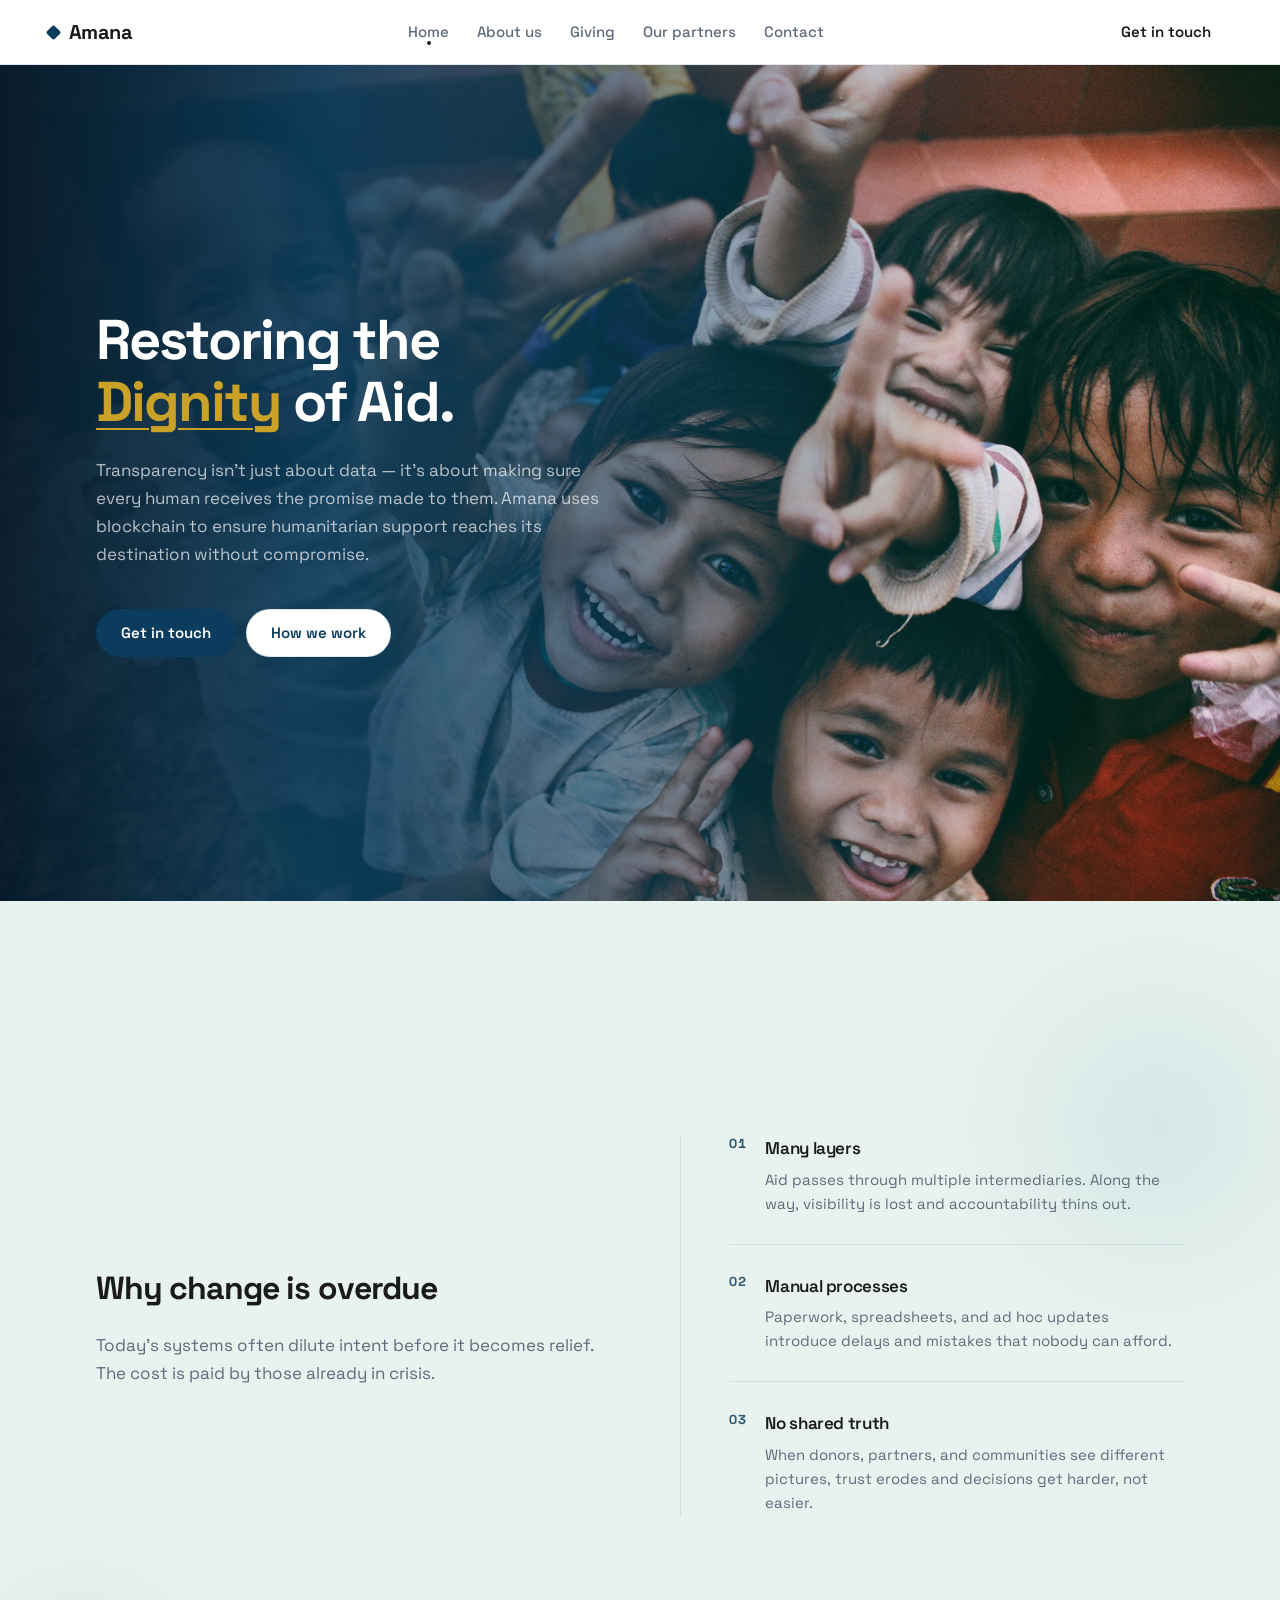
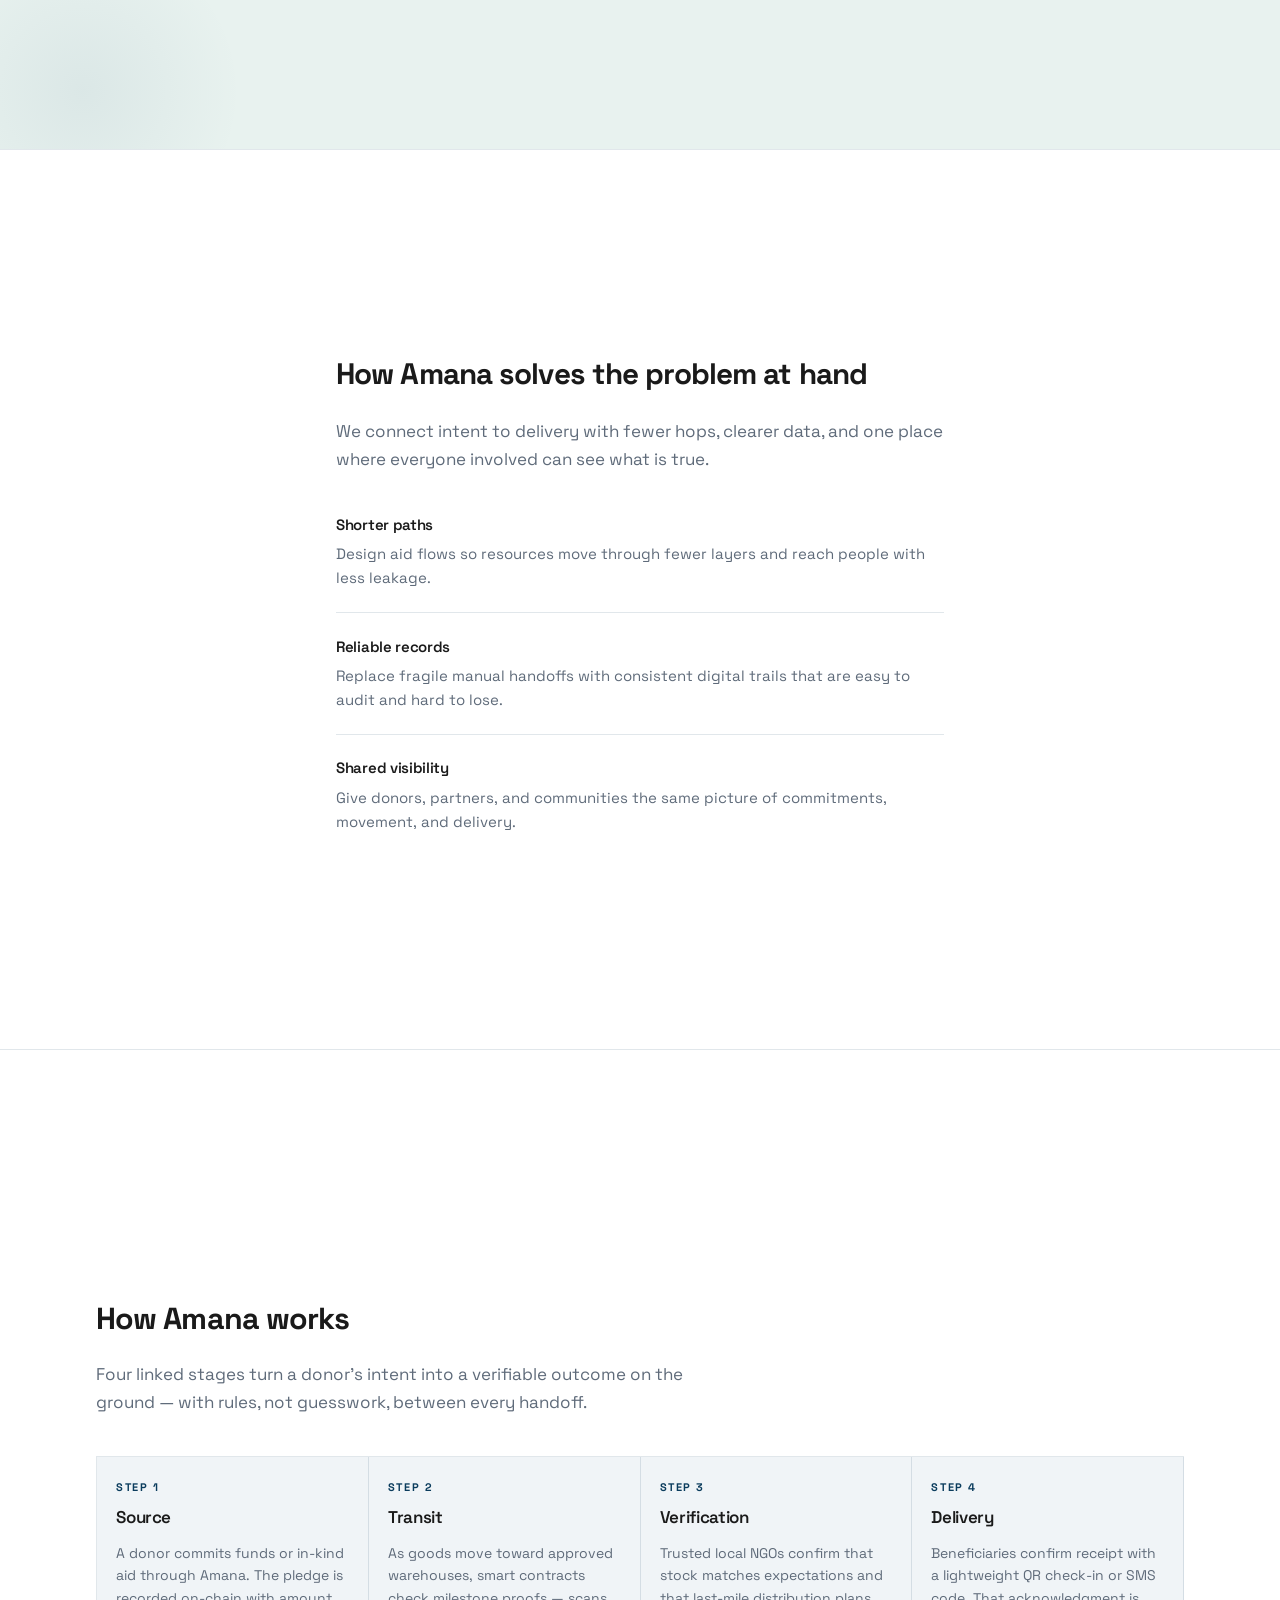
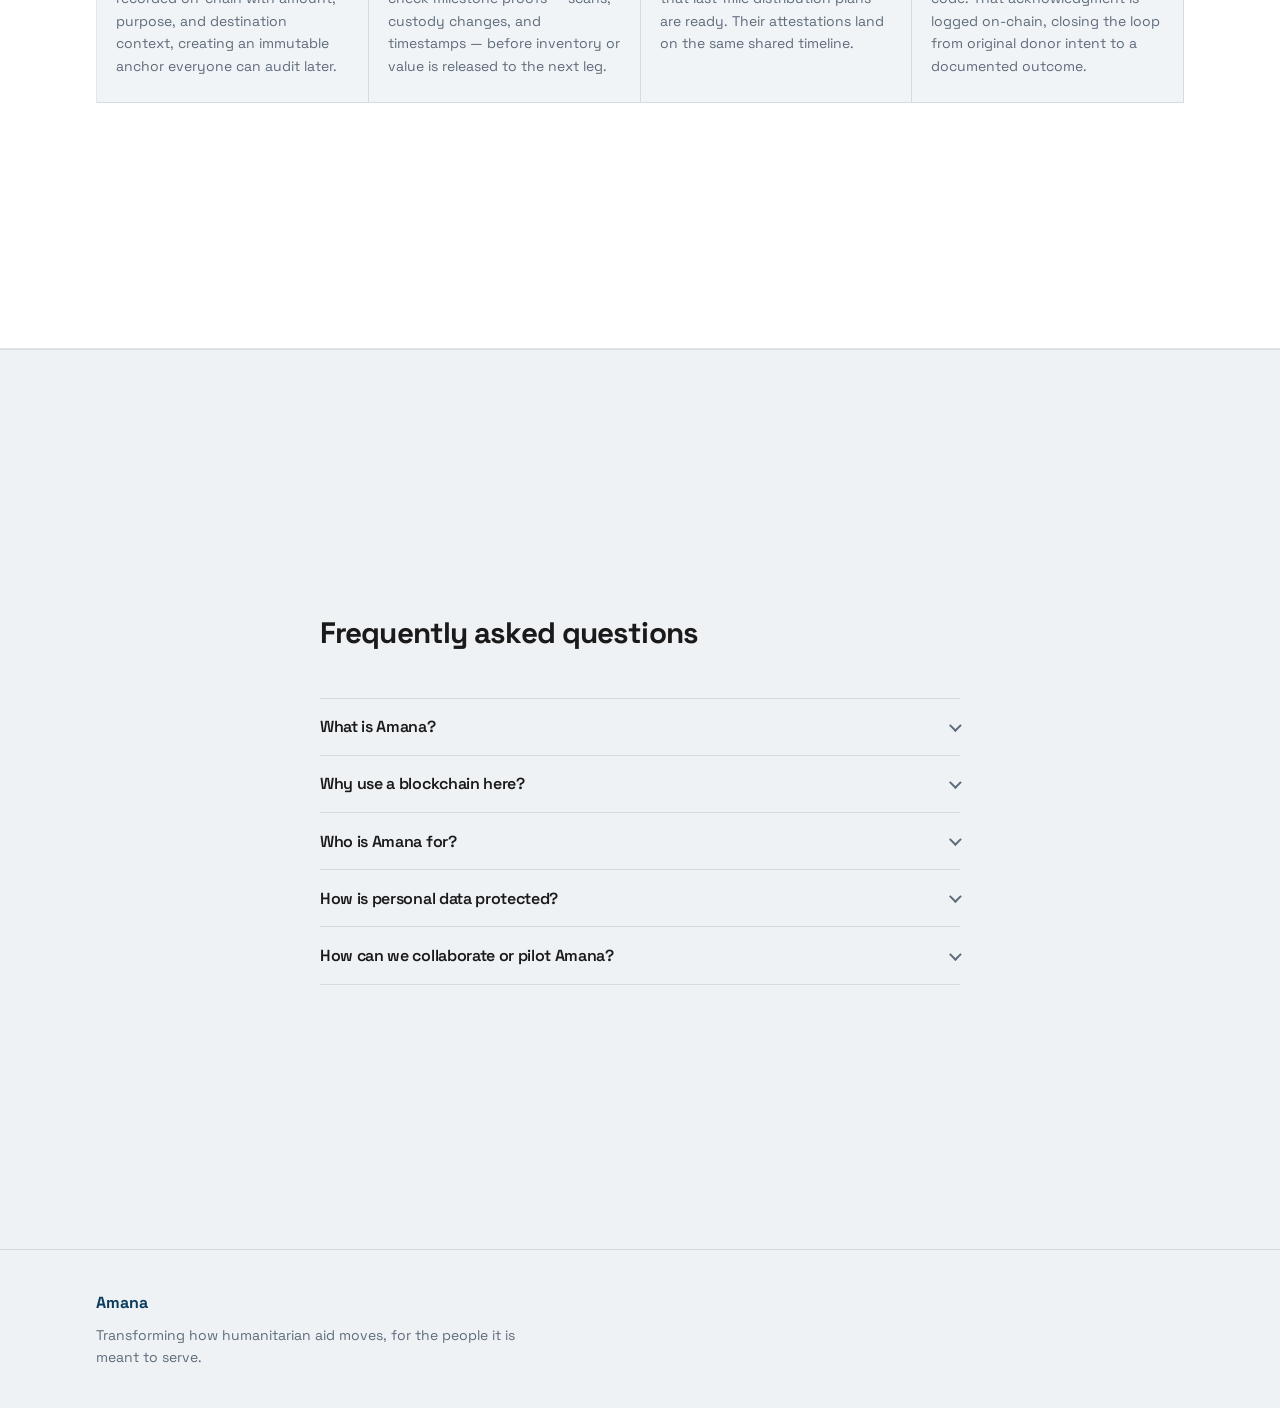
<file: index.html>
<!DOCTYPE html>
<html lang="en">
  <head>
    <meta charset="UTF-8" />
    <meta name="viewport" content="width=device-width, initial-scale=1.0" />
    <meta name="description" content="Amana transforms humanitarian aid with transparent, direct delivery and a shared source of truth." />
    <title>Amana | Humanitarian aid, without the layers</title>
    <link rel="preconnect" href="https://fonts.googleapis.com" />
    <link rel="preconnect" href="https://fonts.gstatic.com" crossorigin />
    <link href="https://fonts.googleapis.com/css2?family=Space+Grotesk:wght@400;500;600;700&display=swap" rel="stylesheet" />
    <link rel="stylesheet" href="/styles.css" />
  </head>
  <body>
    <a class="skip-link" href="#main">Skip to content</a>

    <header class="site-header">
      <div class="header-inner">
        <a class="logo" href="/">
          <span class="logo-mark" aria-hidden="true"></span>
          Amana
        </a>
        <button class="nav-toggle" type="button" aria-label="Toggle menu" aria-controls="primary-menu" aria-expanded="false">
          <span class="nav-toggle-bar"></span>
          <span class="nav-toggle-bar"></span>
          <span class="nav-toggle-bar"></span>
        </button>
        <div class="header-menu" id="primary-menu">
          <nav class="nav" aria-label="Primary">
            <ul>
              <li><a href="/#main" class="nav-link-active">Home</a></li>
              <li><a href="/about">About us</a></li>
              <li><a href="/giving">Giving</a></li>
              <li><a href="/partners">Our partners</a></li>
              <li><a href="/contact">Contact</a></li>
            </ul>
          </nav>
          <a class="btn btn-header" href="mailto:official@amanaafrica.xyz">Get in touch</a>
        </div>
      </div>
    </header>

    <main id="main">

      <section class="hero">
        <figure class="hero-bg" aria-hidden="true">
          <img src="/assets/aid.jpg" alt="" width="900" height="1200" decoding="async" />
        </figure>
        <div class="hero-frame">
          <div class="hero-copy">
            <h1>Restoring the <span class="hero-highlight">Dignity</span> of Aid.</h1>
            <p class="hero-lead">
              Transparency isn't just about data — it's about making sure every
              human receives the promise made to them. Amana uses blockchain to
              ensure humanitarian support reaches its destination without compromise.
            </p>
            <div class="hero-actions">
              <a class="btn btn-hero-primary" href="mailto:official@amanaafrica.xyz">Get in touch</a>
              <a class="btn btn-hero-secondary" href="#how-it-works">How we work</a>
            </div>
          </div>
        </div>
      </section>

      <section class="section section-problem" id="challenge" aria-labelledby="challenge-heading">
        <div class="container problem-wrap">
          <div class="problem-layout">
            <header class="problem-header" data-animate>
              <h2 id="challenge-heading">Why change is overdue</h2>
              <p class="problem-intro">
                Today's systems often dilute intent before it becomes relief. The
                cost is paid by those already in crisis.
              </p>
            </header>
            <ul class="problem-list" data-animate-stagger>
              <li class="problem-item">
                <span class="problem-num">01</span>
                <h3>Many layers</h3>
                <p>Aid passes through multiple intermediaries. Along the way, visibility is lost and accountability thins out.</p>
              </li>
              <li class="problem-item">
                <span class="problem-num">02</span>
                <h3>Manual processes</h3>
                <p>Paperwork, spreadsheets, and ad hoc updates introduce delays and mistakes that nobody can afford.</p>
              </li>
              <li class="problem-item">
                <span class="problem-num">03</span>
                <h3>No shared truth</h3>
                <p>When donors, partners, and communities see different pictures, trust erodes and decisions get harder, not easier.</p>
              </li>
            </ul>
          </div>
        </div>
      </section>

      <section class="section section-solution" id="solution" aria-labelledby="solution-heading">
        <div class="container solution-wrap" data-animate>
          <h2 id="solution-heading">How Amana solves the problem at hand</h2>
          <p class="solution-lead">
            We connect intent to delivery with fewer hops, clearer data, and
            one place where everyone involved can see what is true.
          </p>
          <ul class="solution-points">
            <li>
              <span class="solution-points-label">Shorter paths</span>
              <span class="solution-points-text">Design aid flows so resources move through fewer layers and reach people with less leakage.</span>
            </li>
            <li>
              <span class="solution-points-label">Reliable records</span>
              <span class="solution-points-text">Replace fragile manual handoffs with consistent digital trails that are easy to audit and hard to lose.</span>
            </li>
            <li>
              <span class="solution-points-label">Shared visibility</span>
              <span class="solution-points-text">Give donors, partners, and communities the same picture of commitments, movement, and delivery.</span>
            </li>
          </ul>
        </div>
      </section>

      <section class="section section-works section-alt" id="how-it-works" aria-labelledby="works-heading">
        <div class="container">
          <header class="works-header" data-animate>
            <h2 id="works-heading">How Amana works</h2>
            <p class="works-intro">
              Four linked stages turn a donor's intent into a verifiable outcome
              on the ground — with rules, not guesswork, between every handoff.
            </p>
          </header>
          <div class="works-grid" data-animate-stagger>
            <article class="works-card">
              <p class="works-step">Step 1</p>
              <h3 class="works-card-title">Source</h3>
              <p class="works-card-body">A donor commits funds or in-kind aid through Amana. The pledge is recorded on-chain with amount, purpose, and destination context, creating an immutable anchor everyone can audit later.</p>
            </article>
            <article class="works-card">
              <p class="works-step">Step 2</p>
              <h3 class="works-card-title">Transit</h3>
              <p class="works-card-body">As goods move toward approved warehouses, smart contracts check milestone proofs — scans, custody changes, and timestamps — before inventory or value is released to the next leg.</p>
            </article>
            <article class="works-card">
              <p class="works-step">Step 3</p>
              <h3 class="works-card-title">Verification</h3>
              <p class="works-card-body">Trusted local NGOs confirm that stock matches expectations and that last-mile distribution plans are ready. Their attestations land on the same shared timeline.</p>
            </article>
            <article class="works-card">
              <p class="works-step">Step 4</p>
              <h3 class="works-card-title">Delivery</h3>
              <p class="works-card-body">Beneficiaries confirm receipt with a lightweight QR check-in or SMS code. That acknowledgment is logged on-chain, closing the loop from original donor intent to a documented outcome.</p>
            </article>
          </div>
        </div>
      </section>

      <section class="section section-faq" id="faq" aria-labelledby="faq-heading">
        <div class="container faq-inner" data-animate>
          <h2 id="faq-heading">Frequently asked questions</h2>
          <div class="faq-list" data-faq-accordion>
            <div class="faq-item">
              <button type="button" class="faq-trigger" aria-expanded="false" aria-controls="faq-panel-1" id="faq-trigger-1">
                <span class="faq-question">What is Amana?</span>
                <span class="faq-icon" aria-hidden="true"></span>
              </button>
              <div class="faq-panel" id="faq-panel-1" role="region" aria-labelledby="faq-trigger-1" hidden>
                <p>Amana is a platform for humanitarian aid that shortens the chain between donors and people in need. It uses shared digital records and, where it helps, on-chain proofs so intent, movement, and delivery stay visible to everyone who should see them.</p>
              </div>
            </div>
            <div class="faq-item">
              <button type="button" class="faq-trigger" aria-expanded="false" aria-controls="faq-panel-2" id="faq-trigger-2">
                <span class="faq-question">Why use a blockchain here?</span>
                <span class="faq-icon" aria-hidden="true"></span>
              </button>
              <div class="faq-panel" id="faq-panel-2" role="region" aria-labelledby="faq-trigger-2" hidden>
                <p>A public, append-only log gives donors and partners a neutral place to agree on what was committed, when goods moved, and when they were received — without any single party controlling the history. Smart contracts enforce consistent handoff rules automatically.</p>
              </div>
            </div>
            <div class="faq-item">
              <button type="button" class="faq-trigger" aria-expanded="false" aria-controls="faq-panel-3" id="faq-trigger-3">
                <span class="faq-question">Who is Amana for?</span>
                <span class="faq-icon" aria-hidden="true"></span>
              </button>
              <div class="faq-panel" id="faq-panel-3" role="region" aria-labelledby="faq-trigger-3" hidden>
                <p>Donors and foundations who want traceability, NGOs and logistics partners who run warehouses and last-mile distribution, and field teams who need one timeline instead of conflicting reports. Beneficiaries interact through lightweight steps such as QR or SMS.</p>
              </div>
            </div>
            <div class="faq-item">
              <button type="button" class="faq-trigger" aria-expanded="false" aria-controls="faq-panel-4" id="faq-trigger-4">
                <span class="faq-question">How is personal data protected?</span>
                <span class="faq-icon" aria-hidden="true"></span>
              </button>
              <div class="faq-panel" id="faq-panel-4" role="region" aria-labelledby="faq-trigger-4" hidden>
                <p>The chain holds hashes, attestations, and minimal references instead of raw personal data. Sensitive details stay in systems you control, with access governed by your policies and local regulations. Transparency applies to the aid flow, not individuals.</p>
              </div>
            </div>
            <div class="faq-item">
              <button type="button" class="faq-trigger" aria-expanded="false" aria-controls="faq-panel-5" id="faq-trigger-5">
                <span class="faq-question">How can we collaborate or pilot Amana?</span>
                <span class="faq-icon" aria-hidden="true"></span>
              </button>
              <div class="faq-panel" id="faq-panel-5" role="region" aria-labelledby="faq-trigger-5" hidden>
                <p>Reach out at <a href="mailto:official@amanaafrica.xyz">official@amanaafrica.xyz</a> with your organisation, geography, and the kind of corridor you want to digitise. We work with you to map Source → Transit → Verification → Delivery for a bounded pilot before scaling.</p>
              </div>
            </div>
          </div>
        </div>
      </section>

    </main>

    <footer class="site-footer">
      <div class="container footer-inner">
        <p class="footer-brand">Amana</p>
        <p class="footer-copy">Transforming how humanitarian aid moves, for the people it is meant to serve.</p>
      </div>
    </footer>

    <script>
      (function () {
        var header = document.querySelector(".site-header");
        var toggle = header ? header.querySelector(".nav-toggle") : null;
        var menu = header ? header.querySelector(".header-menu") : null;
        function closeMenu() {
          if (!header || !toggle || !menu) return;
          header.classList.remove("menu-open");
          toggle.setAttribute("aria-expanded", "false");
        }
        if (header && toggle && menu) {
          toggle.addEventListener("click", function () {
            var opening = !header.classList.contains("menu-open");
            header.classList.toggle("menu-open", opening);
            toggle.setAttribute("aria-expanded", opening ? "true" : "false");
          });
          menu.querySelectorAll("a").forEach(function (a) { a.addEventListener("click", closeMenu); });
          document.addEventListener("click", function (e) { if (!header.classList.contains("menu-open")) return; if (!header.contains(e.target)) closeMenu(); });
          document.addEventListener("keydown", function (e) { if (e.key === "Escape") closeMenu(); });
          window.addEventListener("resize", function () { if (window.matchMedia("(min-width: 901px)").matches) closeMenu(); });
        }
        var root = document.querySelector("[data-faq-accordion]");
        if (!root) return;
        root.querySelectorAll(".faq-trigger").forEach(function (btn) {
          btn.addEventListener("click", function () {
            var panelId = btn.getAttribute("aria-controls");
            var panel = panelId ? document.getElementById(panelId) : null;
            var opening = btn.getAttribute("aria-expanded") !== "true";
            root.querySelectorAll(".faq-trigger").forEach(function (b) {
              b.setAttribute("aria-expanded", "false");
              var id = b.getAttribute("aria-controls");
              var p = id ? document.getElementById(id) : null;
              if (p) p.hidden = true;
            });
            if (opening && panel) { btn.setAttribute("aria-expanded", "true"); panel.hidden = false; }
          });
        });
      })();
    </script>
    <script src="/animations.js"></script>
  </body>
</html>
</file>
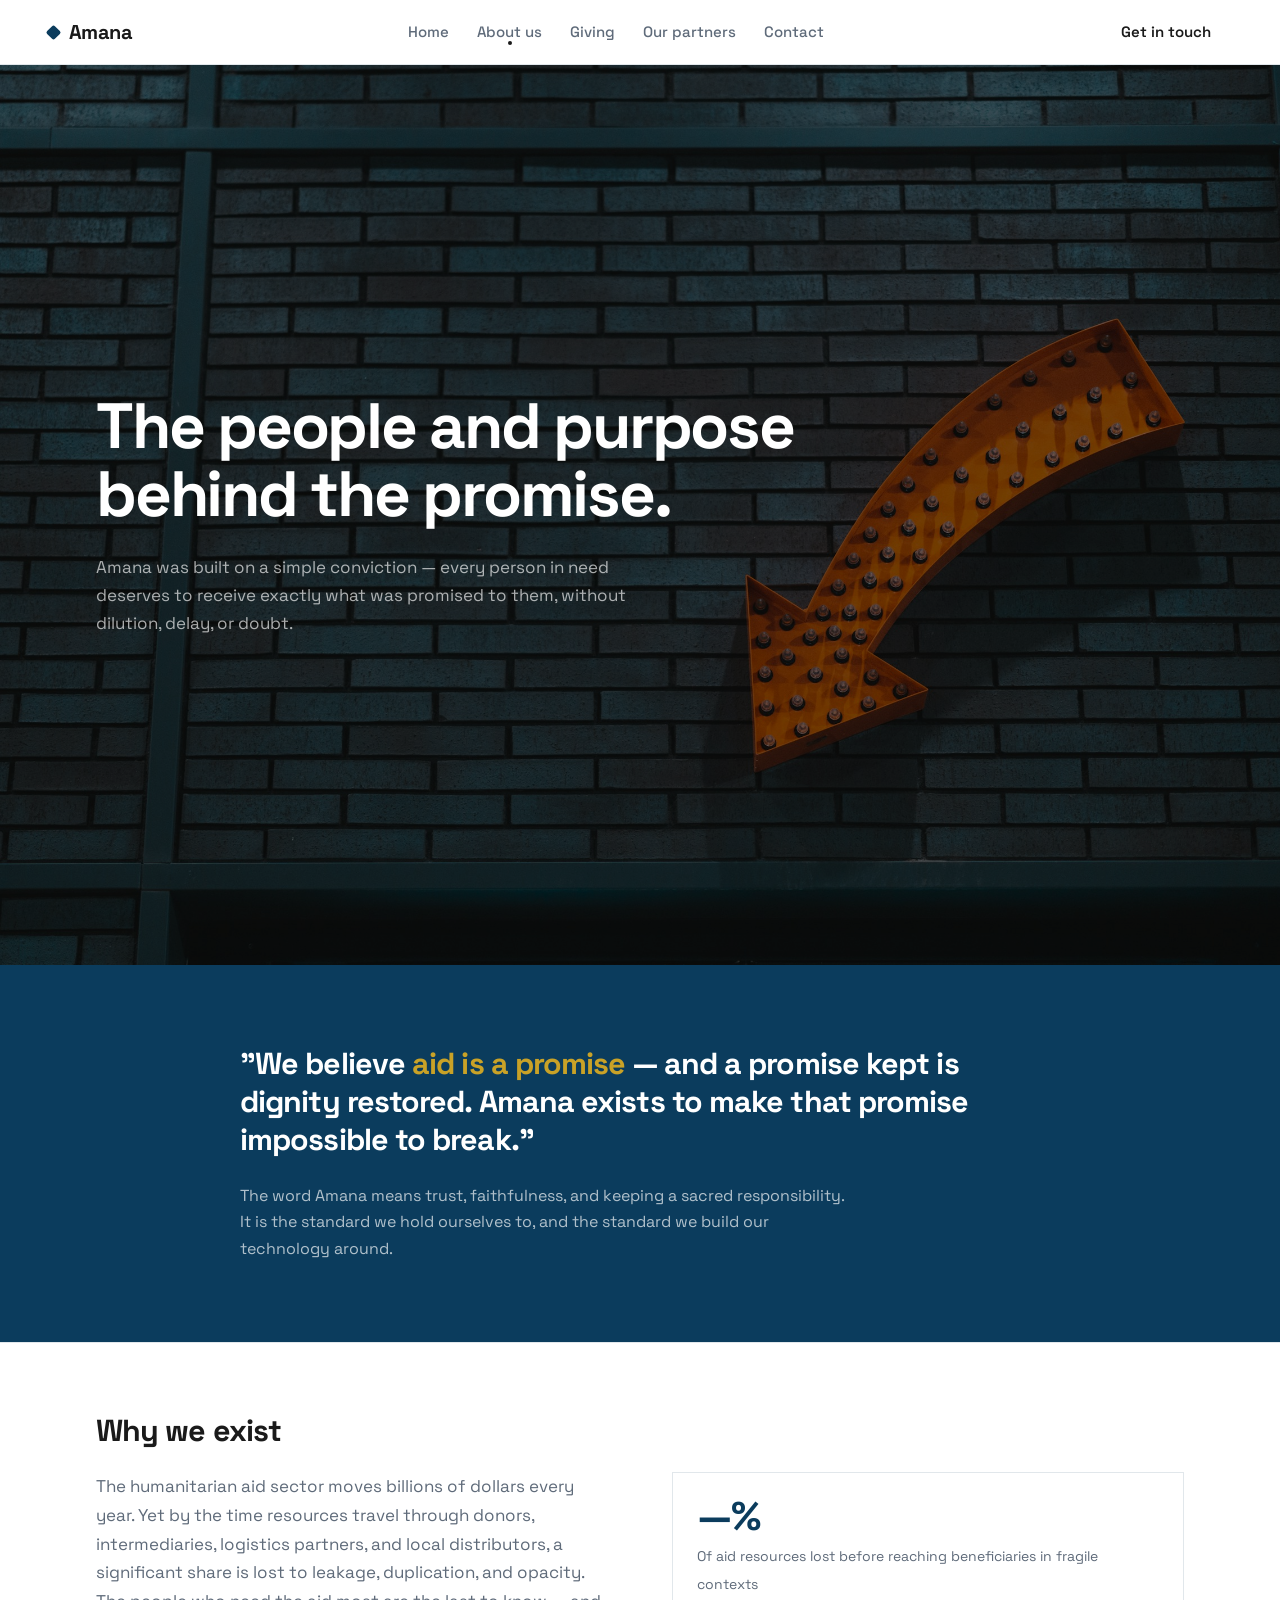
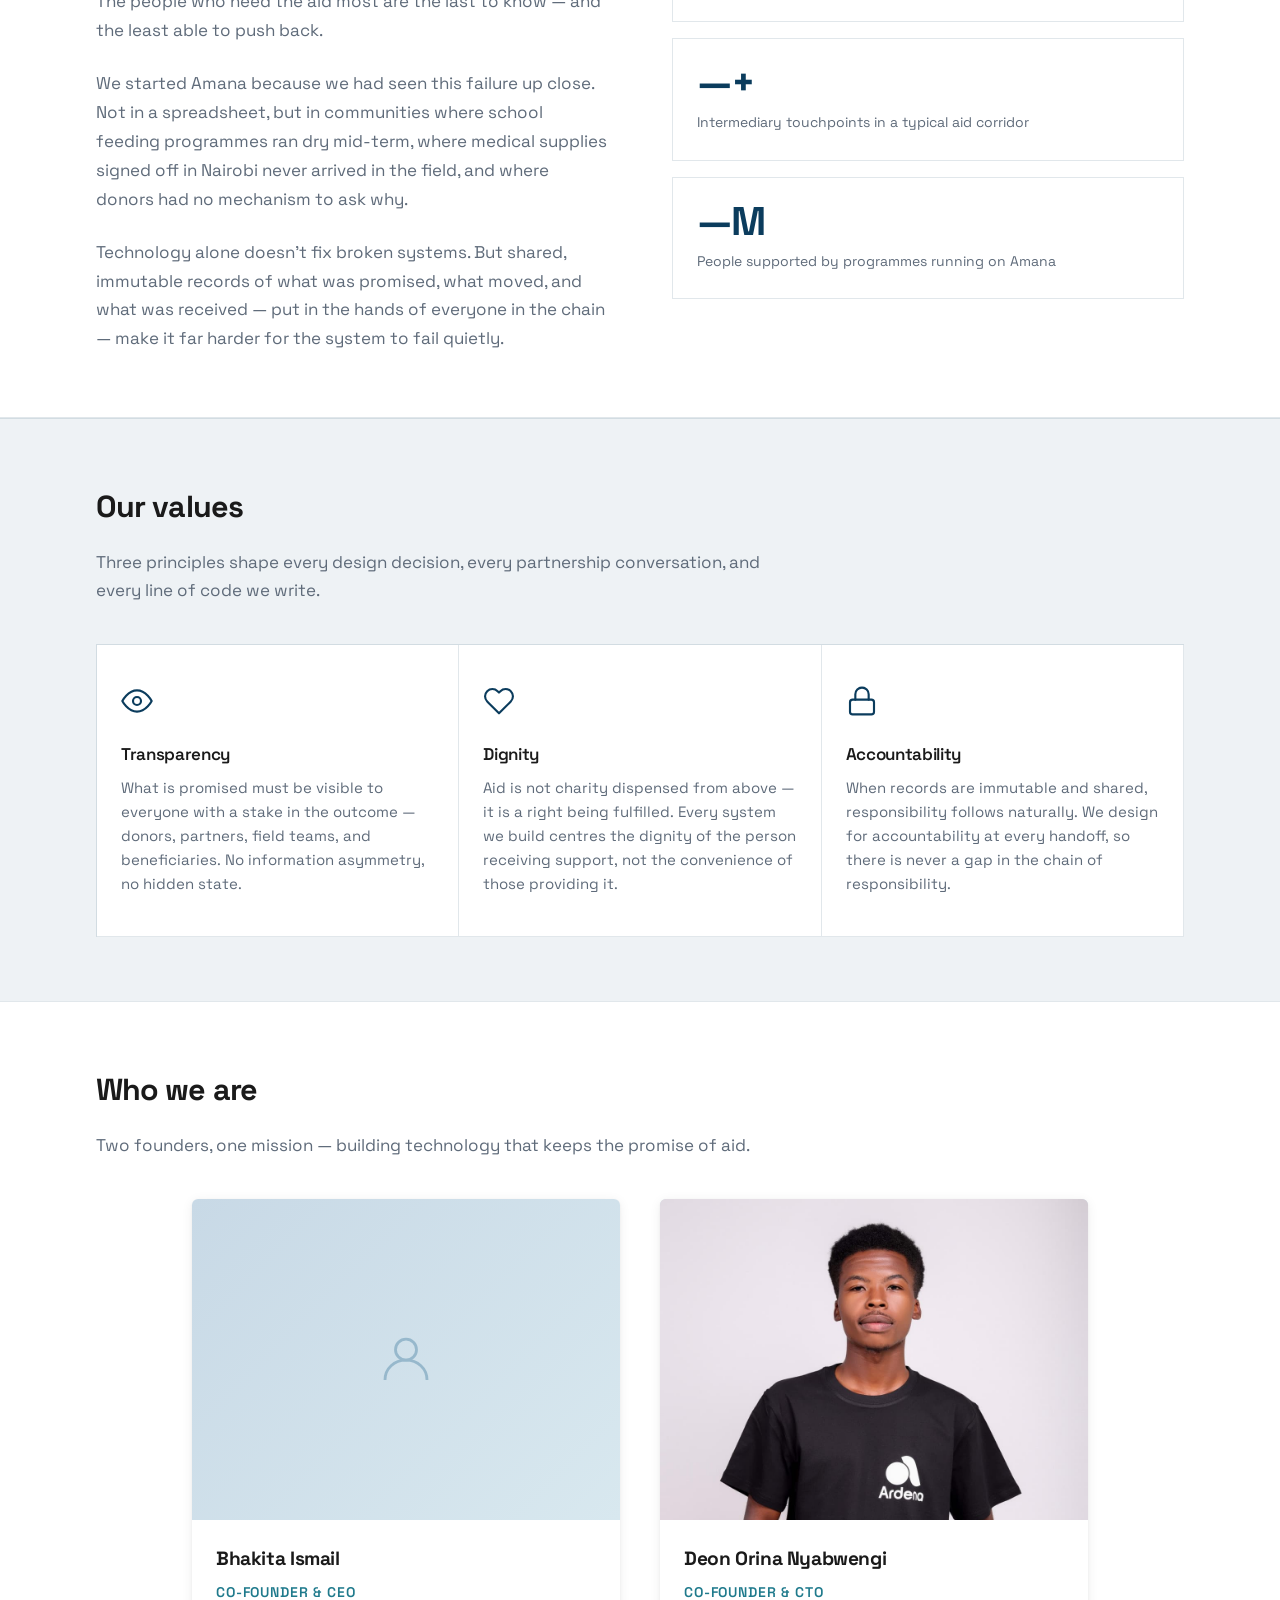
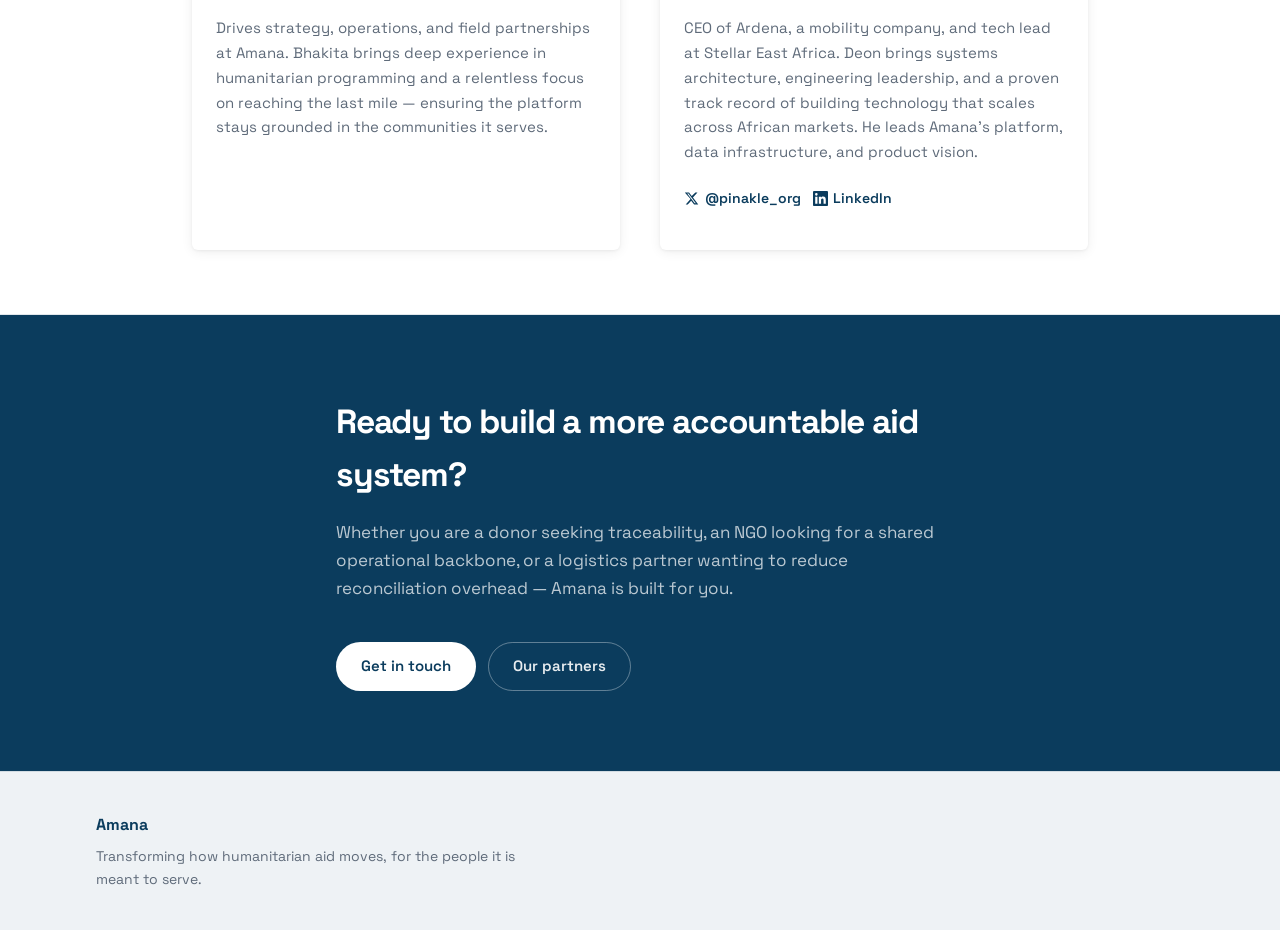
<file: about.html>
<!DOCTYPE html>
<html lang="en">
  <head>
    <meta charset="UTF-8" />
    <meta name="viewport" content="width=device-width, initial-scale=1.0" />
    <meta name="description" content="About Amana — the people and purpose behind transparent humanitarian aid." />
    <title>About us | Amana</title>
    <link rel="preconnect" href="https://fonts.googleapis.com" />
    <link rel="preconnect" href="https://fonts.gstatic.com" crossorigin />
    <link href="https://fonts.googleapis.com/css2?family=Space+Grotesk:wght@400;500;600;700&display=swap" rel="stylesheet" />
    <link rel="stylesheet" href="/styles.css" />
  </head>
  <body>
    <a class="skip-link" href="#main">Skip to content</a>

    <header class="site-header">
      <div class="header-inner">
        <a class="logo" href="/">
          <span class="logo-mark" aria-hidden="true"></span>
          Amana
        </a>
        <button class="nav-toggle" type="button" aria-label="Toggle menu" aria-controls="primary-menu" aria-expanded="false">
          <span class="nav-toggle-bar"></span>
          <span class="nav-toggle-bar"></span>
          <span class="nav-toggle-bar"></span>
        </button>
        <div class="header-menu" id="primary-menu">
          <nav class="nav" aria-label="Primary">
            <ul>
              <li><a href="/#main">Home</a></li>
              <li><a href="/about" class="nav-link-active">About us</a></li>
              <li><a href="/giving">Giving</a></li>
              <li><a href="/partners">Our partners</a></li>
              <li><a href="/contact">Contact</a></li>
            </ul>
          </nav>
          <a class="btn btn-header" href="mailto:official@amanaafrica.xyz">Get in touch</a>
        </div>
      </div>
    </header>

    <main id="main">

      <section class="hero hero--page hero--about" aria-labelledby="page-heading">
        <figure class="hero-bg" aria-hidden="true">
          <img src="/assets/about.jpg" alt="" width="1200" height="800" decoding="async" />
        </figure>
        <div class="hero-page-inner">
          <h1 id="page-heading">The people and purpose behind the promise.</h1>
          <p class="hero-lead">
            Amana was built on a simple conviction — every person in need deserves
            to receive exactly what was promised to them, without dilution, delay, or doubt.
          </p>
        </div>
      </section>

      <section class="about-mission" aria-label="Our mission">
        <div class="container about-mission-inner" data-animate>
          <blockquote>
            "We believe <em>aid is a promise</em> — and a promise kept is
            dignity restored. Amana exists to make that promise impossible to break."
          </blockquote>
          <p class="about-mission-sub">
            The word Amana means trust, faithfulness, and keeping a sacred
            responsibility. It is the standard we hold ourselves to, and the
            standard we build our technology around.
          </p>
        </div>
      </section>

      <section class="page-section page-section--alt" aria-labelledby="story-heading">
        <div class="container">
          <h2 id="story-heading" data-animate>Why we exist</h2>
          <div class="about-story-grid" data-animate-stagger>
            <div class="about-story-text">
              <p>
                The humanitarian aid sector moves billions of dollars every year.
                Yet by the time resources travel through donors, intermediaries,
                logistics partners, and local distributors, a significant share
                is lost to leakage, duplication, and opacity. The people who need
                the aid most are the last to know — and the least able to push back.
              </p>
              <p>
                We started Amana because we had seen this failure up close. Not
                in a spreadsheet, but in communities where school feeding programmes
                ran dry mid-term, where medical supplies signed off in Nairobi
                never arrived in the field, and where donors had no mechanism to ask why.
              </p>
              <p>
                Technology alone doesn't fix broken systems. But shared, immutable
                records of what was promised, what moved, and what was received —
                put in the hands of everyone in the chain — make it far harder for
                the system to fail quietly.
              </p>
            </div>
            <div class="about-story-aside">
              <div class="about-stat">
                <span class="about-stat-num">—%</span>
                <span class="about-stat-label">Of aid resources lost before reaching beneficiaries in fragile contexts</span>
              </div>
              <div class="about-stat">
                <span class="about-stat-num">—+</span>
                <span class="about-stat-label">Intermediary touchpoints in a typical aid corridor</span>
              </div>
              <div class="about-stat">
                <span class="about-stat-num">—M</span>
                <span class="about-stat-label">People supported by programmes running on Amana</span>
              </div>
            </div>
          </div>
        </div>
      </section>

      <section class="page-section" aria-labelledby="values-heading">
        <div class="container">
          <h2 id="values-heading" data-animate>Our values</h2>
          <p class="section-lead" data-animate>
            Three principles shape every design decision, every partnership
            conversation, and every line of code we write.
          </p>
          <div class="values-grid" data-animate-stagger>
            <article class="value-card">
              <svg class="value-icon" viewBox="0 0 24 24" fill="none" stroke="currentColor" stroke-width="1.6" stroke-linecap="round" stroke-linejoin="round" aria-hidden="true">
                <path d="M1 12s4-8 11-8 11 8 11 8-4 8-11 8-11-8-11-8z"/>
                <circle cx="12" cy="12" r="3"/>
              </svg>
              <h3>Transparency</h3>
              <p>What is promised must be visible to everyone with a stake in the outcome — donors, partners, field teams, and beneficiaries. No information asymmetry, no hidden state.</p>
            </article>
            <article class="value-card">
              <svg class="value-icon" viewBox="0 0 24 24" fill="none" stroke="currentColor" stroke-width="1.6" stroke-linecap="round" stroke-linejoin="round" aria-hidden="true">
                <path d="M20.84 4.61a5.5 5.5 0 0 0-7.78 0L12 5.67l-1.06-1.06a5.5 5.5 0 0 0-7.78 7.78l1.06 1.06L12 21.23l7.78-7.78 1.06-1.06a5.5 5.5 0 0 0 0-7.78z"/>
              </svg>
              <h3>Dignity</h3>
              <p>Aid is not charity dispensed from above — it is a right being fulfilled. Every system we build centres the dignity of the person receiving support, not the convenience of those providing it.</p>
            </article>
            <article class="value-card">
              <svg class="value-icon" viewBox="0 0 24 24" fill="none" stroke="currentColor" stroke-width="1.6" stroke-linecap="round" stroke-linejoin="round" aria-hidden="true">
                <rect x="3" y="11" width="18" height="11" rx="2" ry="2"/>
                <path d="M7 11V7a5 5 0 0 1 10 0v4"/>
              </svg>
              <h3>Accountability</h3>
              <p>When records are immutable and shared, responsibility follows naturally. We design for accountability at every handoff, so there is never a gap in the chain of responsibility.</p>
            </article>
          </div>
        </div>
      </section>

      <section class="page-section page-section--alt" aria-labelledby="team-heading">
        <div class="container">
          <h2 id="team-heading" data-animate>Who we are</h2>
          <p class="section-lead" data-animate>
            Two founders, one mission — building technology that keeps the promise of aid.
          </p>
          <div class="founders-grid" data-animate-stagger>

            <article class="founder-card">
              <div class="founder-photo founder-photo--placeholder" aria-hidden="true">
                <svg viewBox="0 0 24 24" fill="none" stroke="currentColor" stroke-width="1.2">
                  <circle cx="12" cy="8" r="4.5"/><path d="M3 21c0-5 4-8.5 9-8.5s9 3.5 9 8.5"/>
                </svg>
              </div>
              <div class="founder-info">
                <h3 class="founder-name">Bhakita Ismail</h3>
                <p class="founder-role">Co-founder &amp; CEO</p>
                <p class="founder-bio">Drives strategy, operations, and field partnerships at Amana. Bhakita brings deep experience in humanitarian programming and a relentless focus on reaching the last mile — ensuring the platform stays grounded in the communities it serves.</p>
              </div>
            </article>

            <article class="founder-card">
              <div class="founder-photo">
                <img src="/assets/deonorina.jpeg" alt="Deon Orina Nyabwengi" />
              </div>
              <div class="founder-info">
                <h3 class="founder-name">Deon Orina Nyabwengi</h3>
                <p class="founder-role">Co-founder &amp; CTO</p>
                <p class="founder-bio">CEO of Ardena, a mobility company, and tech lead at Stellar East Africa. Deon brings systems architecture, engineering leadership, and a proven track record of building technology that scales across African markets. He leads Amana's platform, data infrastructure, and product vision.</p>
                <div class="founder-links">
                  <a class="founder-link" href="https://x.com/pinakle_org" target="_blank" rel="noopener noreferrer" aria-label="Deon on X">
                    <svg viewBox="0 0 24 24" fill="currentColor" aria-hidden="true"><path d="M18.244 2.25h3.308l-7.227 8.26 8.502 11.24H16.17l-4.714-6.231-5.401 6.231H2.747l7.73-8.835L1.254 2.25H8.08l4.258 5.635L18.244 2.25zm-1.161 17.52h1.833L7.084 4.126H5.117L17.083 19.77z"/></svg>
                    <span>@pinakle_org</span>
                  </a>
                  <a class="founder-link" href="https://www.linkedin.com/in/deonorinahq/" target="_blank" rel="noopener noreferrer" aria-label="Deon on LinkedIn">
                    <svg viewBox="0 0 24 24" fill="currentColor" aria-hidden="true"><path d="M20.447 20.452h-3.554v-5.569c0-1.328-.027-3.037-1.852-3.037-1.853 0-2.136 1.445-2.136 2.939v5.667H9.351V9h3.414v1.561h.046c.477-.9 1.637-1.85 3.37-1.85 3.601 0 4.267 2.37 4.267 5.455v6.286zM5.337 7.433a2.062 2.062 0 01-2.063-2.065 2.064 2.064 0 112.063 2.065zm1.782 13.019H3.555V9h3.564v11.452zM22.225 0H1.771C.792 0 0 .774 0 1.729v20.542C0 23.227.792 24 1.771 24h20.451C23.2 24 24 23.227 24 22.271V1.729C24 .774 23.2 0 22.222 0h.003z"/></svg>
                    <span>LinkedIn</span>
                  </a>
                </div>
              </div>
            </article>

          </div>
        </div>
      </section>

      <section class="cta-band" aria-label="Get involved">
        <div class="container cta-band-inner" data-animate>
          <h2>Ready to build a more accountable aid system?</h2>
          <p>Whether you are a donor seeking traceability, an NGO looking for a shared operational backbone, or a logistics partner wanting to reduce reconciliation overhead — Amana is built for you.</p>
          <div class="cta-actions">
            <a class="btn-cta-primary" href="mailto:official@amanaafrica.xyz">Get in touch</a>
            <a class="btn-cta-secondary" href="/partners">Our partners</a>
          </div>
        </div>
      </section>

    </main>

    <footer class="site-footer">
      <div class="container footer-inner">
        <p class="footer-brand">Amana</p>
        <p class="footer-copy">Transforming how humanitarian aid moves, for the people it is meant to serve.</p>
      </div>
    </footer>
    <script>
      (function () {
        var header = document.querySelector(".site-header");
        var toggle = header ? header.querySelector(".nav-toggle") : null;
        var menu = header ? header.querySelector(".header-menu") : null;
        function closeMenu() {
          if (!header || !toggle || !menu) return;
          header.classList.remove("menu-open");
          toggle.setAttribute("aria-expanded", "false");
        }
        if (header && toggle && menu) {
          toggle.addEventListener("click", function () {
            var opening = !header.classList.contains("menu-open");
            header.classList.toggle("menu-open", opening);
            toggle.setAttribute("aria-expanded", opening ? "true" : "false");
          });
          menu.querySelectorAll("a").forEach(function (a) { a.addEventListener("click", closeMenu); });
          document.addEventListener("click", function (e) { if (!header.classList.contains("menu-open")) return; if (!header.contains(e.target)) closeMenu(); });
          document.addEventListener("keydown", function (e) { if (e.key === "Escape") closeMenu(); });
          window.addEventListener("resize", function () { if (window.matchMedia("(min-width: 901px)").matches) closeMenu(); });
        }
      })();
    </script>
    <script src="/animations.js"></script>
  </body>
</html>
</file>
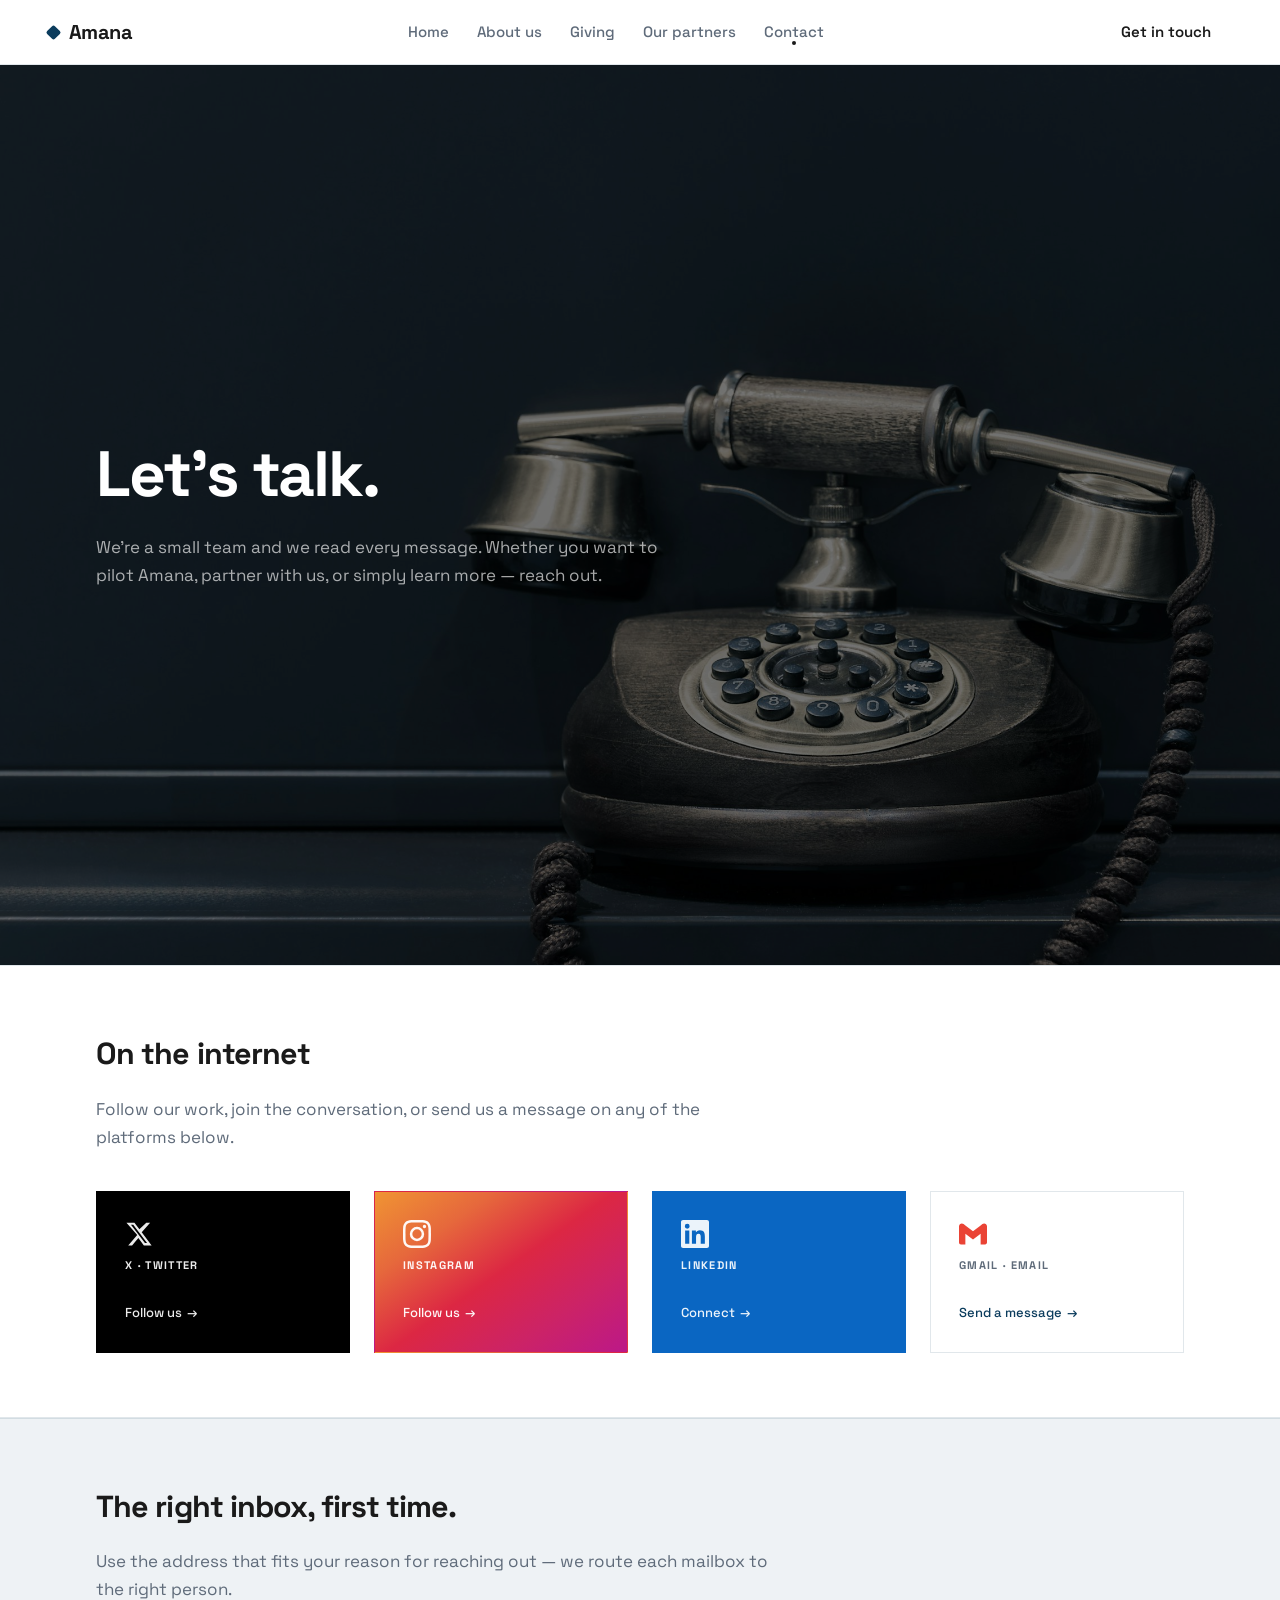
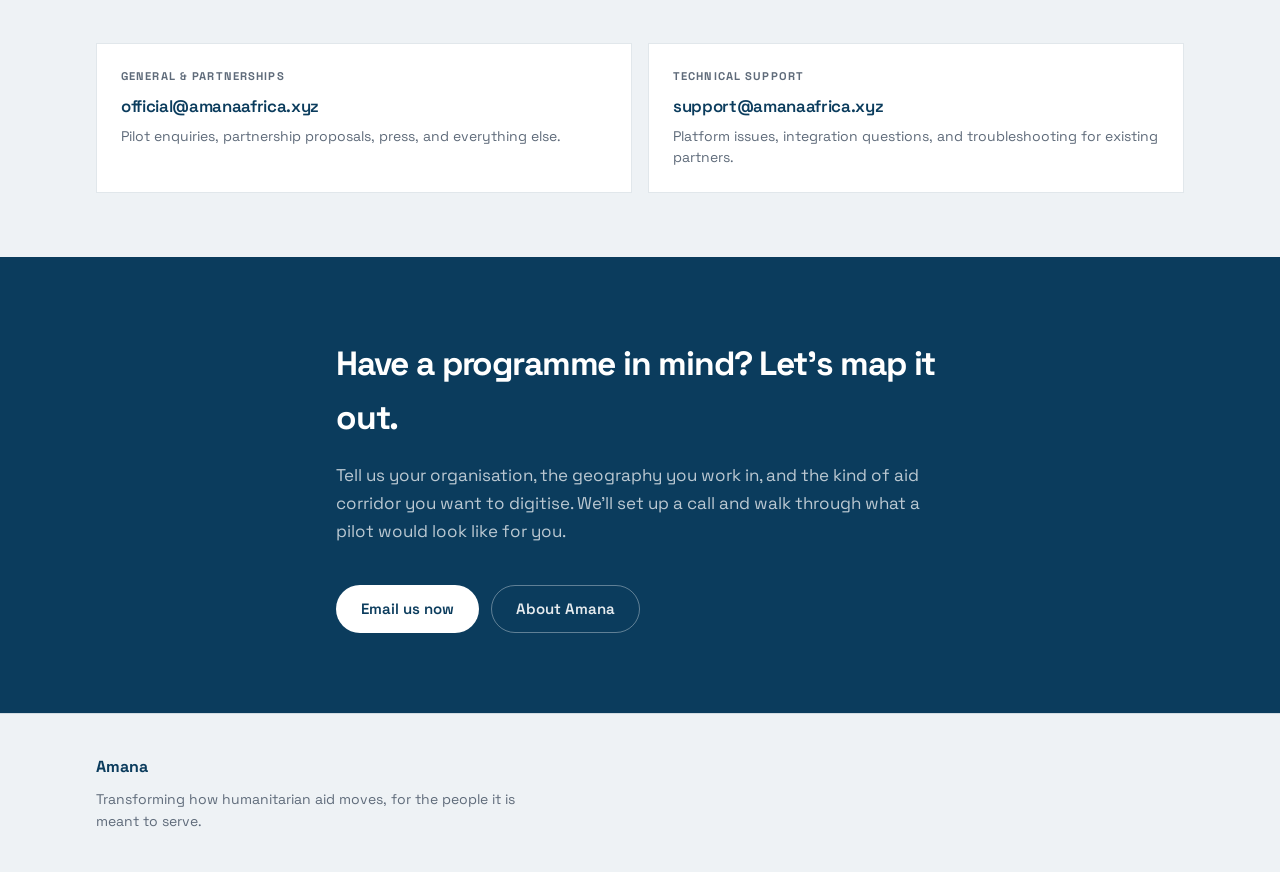
<file: contact.html>
<!DOCTYPE html>
<html lang="en">
  <head>
    <meta charset="UTF-8" />
    <meta name="viewport" content="width=device-width, initial-scale=1.0" />
    <meta name="description" content="Contact Amana — reach us on social or by email." />
    <title>Contact | Amana</title>
    <link rel="preconnect" href="https://fonts.googleapis.com" />
    <link rel="preconnect" href="https://fonts.gstatic.com" crossorigin />
    <link href="https://fonts.googleapis.com/css2?family=Space+Grotesk:wght@400;500;600;700&display=swap" rel="stylesheet" />
    <link rel="stylesheet" href="/styles.css" />
  </head>
  <body>
    <a class="skip-link" href="#main">Skip to content</a>

    <header class="site-header">
      <div class="header-inner">
        <a class="logo" href="/">
          <span class="logo-mark" aria-hidden="true"></span>
          Amana
        </a>
        <button class="nav-toggle" type="button" aria-label="Toggle menu" aria-controls="primary-menu" aria-expanded="false">
          <span class="nav-toggle-bar"></span>
          <span class="nav-toggle-bar"></span>
          <span class="nav-toggle-bar"></span>
        </button>
        <div class="header-menu" id="primary-menu">
          <nav class="nav" aria-label="Primary">
            <ul>
              <li><a href="/#main">Home</a></li>
              <li><a href="/about">About us</a></li>
              <li><a href="/giving">Giving</a></li>
              <li><a href="/partners">Our partners</a></li>
              <li><a href="/contact" class="nav-link-active">Contact</a></li>
            </ul>
          </nav>
          <a class="btn btn-header" href="mailto:official@amanaafrica.xyz">Get in touch</a>
        </div>
      </div>
    </header>

    <main id="main">

      <section class="hero hero--page hero--contact" aria-labelledby="page-heading">
        <figure class="hero-bg" aria-hidden="true">
          <img src="/assets/contact.jpg" alt="" width="1200" height="800" decoding="async" />
        </figure>
        <div class="hero-page-inner">
          <h1 id="page-heading">Let's talk.</h1>
          <p class="hero-lead">
            We're a small team and we read every message. Whether you want to
            pilot Amana, partner with us, or simply learn more — reach out.
          </p>
        </div>
      </section>

      <section class="page-section page-section--alt" aria-labelledby="social-heading">
        <div class="container">
          <h2 id="social-heading" data-animate>On the internet</h2>
          <p class="section-lead" data-animate>
            Follow our work, join the conversation, or send us a message on any
            of the platforms below.
          </p>
          <div class="social-cards" data-animate-stagger>

            <a class="social-card social-card--x" href="https://x.com/amanaafrica" target="_blank" rel="noopener noreferrer" aria-label="Follow Amana on X">
              <div class="social-card-inner">
                <svg class="social-card-icon" viewBox="0 0 24 24" fill="currentColor" aria-hidden="true">
                  <path d="M18.244 2.25h3.308l-7.227 8.26 8.502 11.24H16.17l-4.714-6.231-5.401 6.231H2.747l7.73-8.835L1.254 2.25H8.08l4.258 5.635L18.244 2.25zm-1.161 17.52h1.833L7.084 4.126H5.117L17.083 19.77z"/>
                </svg>
                <p class="social-card-platform">X · Twitter</p>
                <span class="social-card-action">Follow us</span>
              </div>
            </a>

            <a class="social-card social-card--instagram" href="https://instagram.com/amanaafrica" target="_blank" rel="noopener noreferrer" aria-label="Follow Amana on Instagram">
              <div class="social-card-inner">
                <svg class="social-card-icon" viewBox="0 0 24 24" fill="currentColor" aria-hidden="true">
                  <path d="M12 2.163c3.204 0 3.584.012 4.85.07 3.252.148 4.771 1.691 4.919 4.919.058 1.265.069 1.645.069 4.849 0 3.205-.012 3.584-.069 4.849-.149 3.225-1.664 4.771-4.919 4.919-1.266.058-1.644.07-4.85.07-3.204 0-3.584-.012-4.849-.07-3.26-.149-4.771-1.699-4.919-4.92-.058-1.265-.07-1.644-.07-4.849 0-3.204.013-3.583.07-4.849.149-3.227 1.664-4.771 4.919-4.919 1.266-.057 1.645-.069 4.849-.069zM12 0C8.741 0 8.333.014 7.053.072 2.695.272.273 2.69.073 7.052.014 8.333 0 8.741 0 12c0 3.259.014 3.668.072 4.948.2 4.358 2.618 6.78 6.98 6.98C8.333 23.986 8.741 24 12 24c3.259 0 3.668-.014 4.948-.072 4.354-.2 6.782-2.618 6.979-6.98.059-1.28.073-1.689.073-4.948 0-3.259-.014-3.667-.072-4.947-.196-4.354-2.617-6.78-6.979-6.98C15.668.014 15.259 0 12 0zm0 5.838a6.162 6.162 0 100 12.324 6.162 6.162 0 000-12.324zM12 16a4 4 0 110-8 4 4 0 010 8zm6.406-11.845a1.44 1.44 0 100 2.881 1.44 1.44 0 000-2.881z"/>
                </svg>
                <p class="social-card-platform">Instagram</p>
                <span class="social-card-action">Follow us</span>
              </div>
            </a>

            <a class="social-card social-card--linkedin" href="https://linkedin.com/company/amanaafrica" target="_blank" rel="noopener noreferrer" aria-label="Connect with Amana on LinkedIn">
              <div class="social-card-inner">
                <svg class="social-card-icon" viewBox="0 0 24 24" fill="currentColor" aria-hidden="true">
                  <path d="M20.447 20.452h-3.554v-5.569c0-1.328-.027-3.037-1.852-3.037-1.853 0-2.136 1.445-2.136 2.939v5.667H9.351V9h3.414v1.561h.046c.477-.9 1.637-1.85 3.37-1.85 3.601 0 4.267 2.37 4.267 5.455v6.286zM5.337 7.433a2.062 2.062 0 01-2.063-2.065 2.064 2.064 0 112.063 2.065zm1.782 13.019H3.555V9h3.564v11.452zM22.225 0H1.771C.792 0 0 .774 0 1.729v20.542C0 23.227.792 24 1.771 24h20.451C23.2 24 24 23.227 24 22.271V1.729C24 .774 23.2 0 22.222 0h.003z"/>
                </svg>
                <p class="social-card-platform">LinkedIn</p>
                <span class="social-card-action">Connect</span>
              </div>
            </a>

            <a class="social-card social-card--gmail" href="mailto:official@amanaafrica.xyz" aria-label="Email Amana">
              <div class="social-card-inner">
                <svg class="social-card-icon" viewBox="0 0 24 24" fill="currentColor" aria-hidden="true">
                  <path d="M24 5.457v13.909c0 .904-.732 1.636-1.636 1.636h-3.819V11.73L12 16.64l-6.545-4.91v9.273H1.636A1.636 1.636 0 0 1 0 19.366V5.457c0-2.023 2.309-3.178 3.927-1.964L5.455 4.64 12 9.548l6.545-4.91 1.528-1.145C21.69 2.28 24 3.434 24 5.457z"/>
                </svg>
                <p class="social-card-platform">Gmail · Email</p>
                <span class="social-card-action">Send a message</span>
              </div>
            </a>

          </div>
        </div>
      </section>

      <section class="page-section" aria-labelledby="email-heading">
        <div class="container">
          <h2 id="email-heading" data-animate>The right inbox, first time.</h2>
          <p class="section-lead" data-animate>
            Use the address that fits your reason for reaching out — we route
            each mailbox to the right person.
          </p>
          <div class="contact-emails" data-animate-stagger>
            <div class="contact-email-item">
              <span class="contact-email-label">General &amp; partnerships</span>
              <a class="contact-email-address" href="mailto:official@amanaafrica.xyz">official@amanaafrica.xyz</a>
              <p class="contact-email-desc">Pilot enquiries, partnership proposals, press, and everything else.</p>
            </div>
            <div class="contact-email-item">
              <span class="contact-email-label">Technical support</span>
              <a class="contact-email-address" href="mailto:support@amanaafrica.xyz">support@amanaafrica.xyz</a>
              <p class="contact-email-desc">Platform issues, integration questions, and troubleshooting for existing partners.</p>
            </div>
          </div>
        </div>
      </section>

      <section class="cta-band" aria-label="Start a conversation">
        <div class="container cta-band-inner" data-animate>
          <h2>Have a programme in mind? Let's map it out.</h2>
          <p>Tell us your organisation, the geography you work in, and the kind of aid corridor you want to digitise. We'll set up a call and walk through what a pilot would look like for you.</p>
          <div class="cta-actions">
            <a class="btn-cta-primary" href="mailto:official@amanaafrica.xyz">Email us now</a>
            <a class="btn-cta-secondary" href="/about">About Amana</a>
          </div>
        </div>
      </section>

    </main>

    <footer class="site-footer">
      <div class="container footer-inner">
        <p class="footer-brand">Amana</p>
        <p class="footer-copy">Transforming how humanitarian aid moves, for the people it is meant to serve.</p>
      </div>
    </footer>
    <script>
      (function () {
        var header = document.querySelector(".site-header");
        var toggle = header ? header.querySelector(".nav-toggle") : null;
        var menu = header ? header.querySelector(".header-menu") : null;
        function closeMenu() {
          if (!header || !toggle || !menu) return;
          header.classList.remove("menu-open");
          toggle.setAttribute("aria-expanded", "false");
        }
        if (header && toggle && menu) {
          toggle.addEventListener("click", function () {
            var opening = !header.classList.contains("menu-open");
            header.classList.toggle("menu-open", opening);
            toggle.setAttribute("aria-expanded", opening ? "true" : "false");
          });
          menu.querySelectorAll("a").forEach(function (a) { a.addEventListener("click", closeMenu); });
          document.addEventListener("click", function (e) { if (!header.classList.contains("menu-open")) return; if (!header.contains(e.target)) closeMenu(); });
          document.addEventListener("keydown", function (e) { if (e.key === "Escape") closeMenu(); });
          window.addEventListener("resize", function () { if (window.matchMedia("(min-width: 901px)").matches) closeMenu(); });
        }
      })();
    </script>
    <script src="/animations.js"></script>
  </body>
</html>
</file>
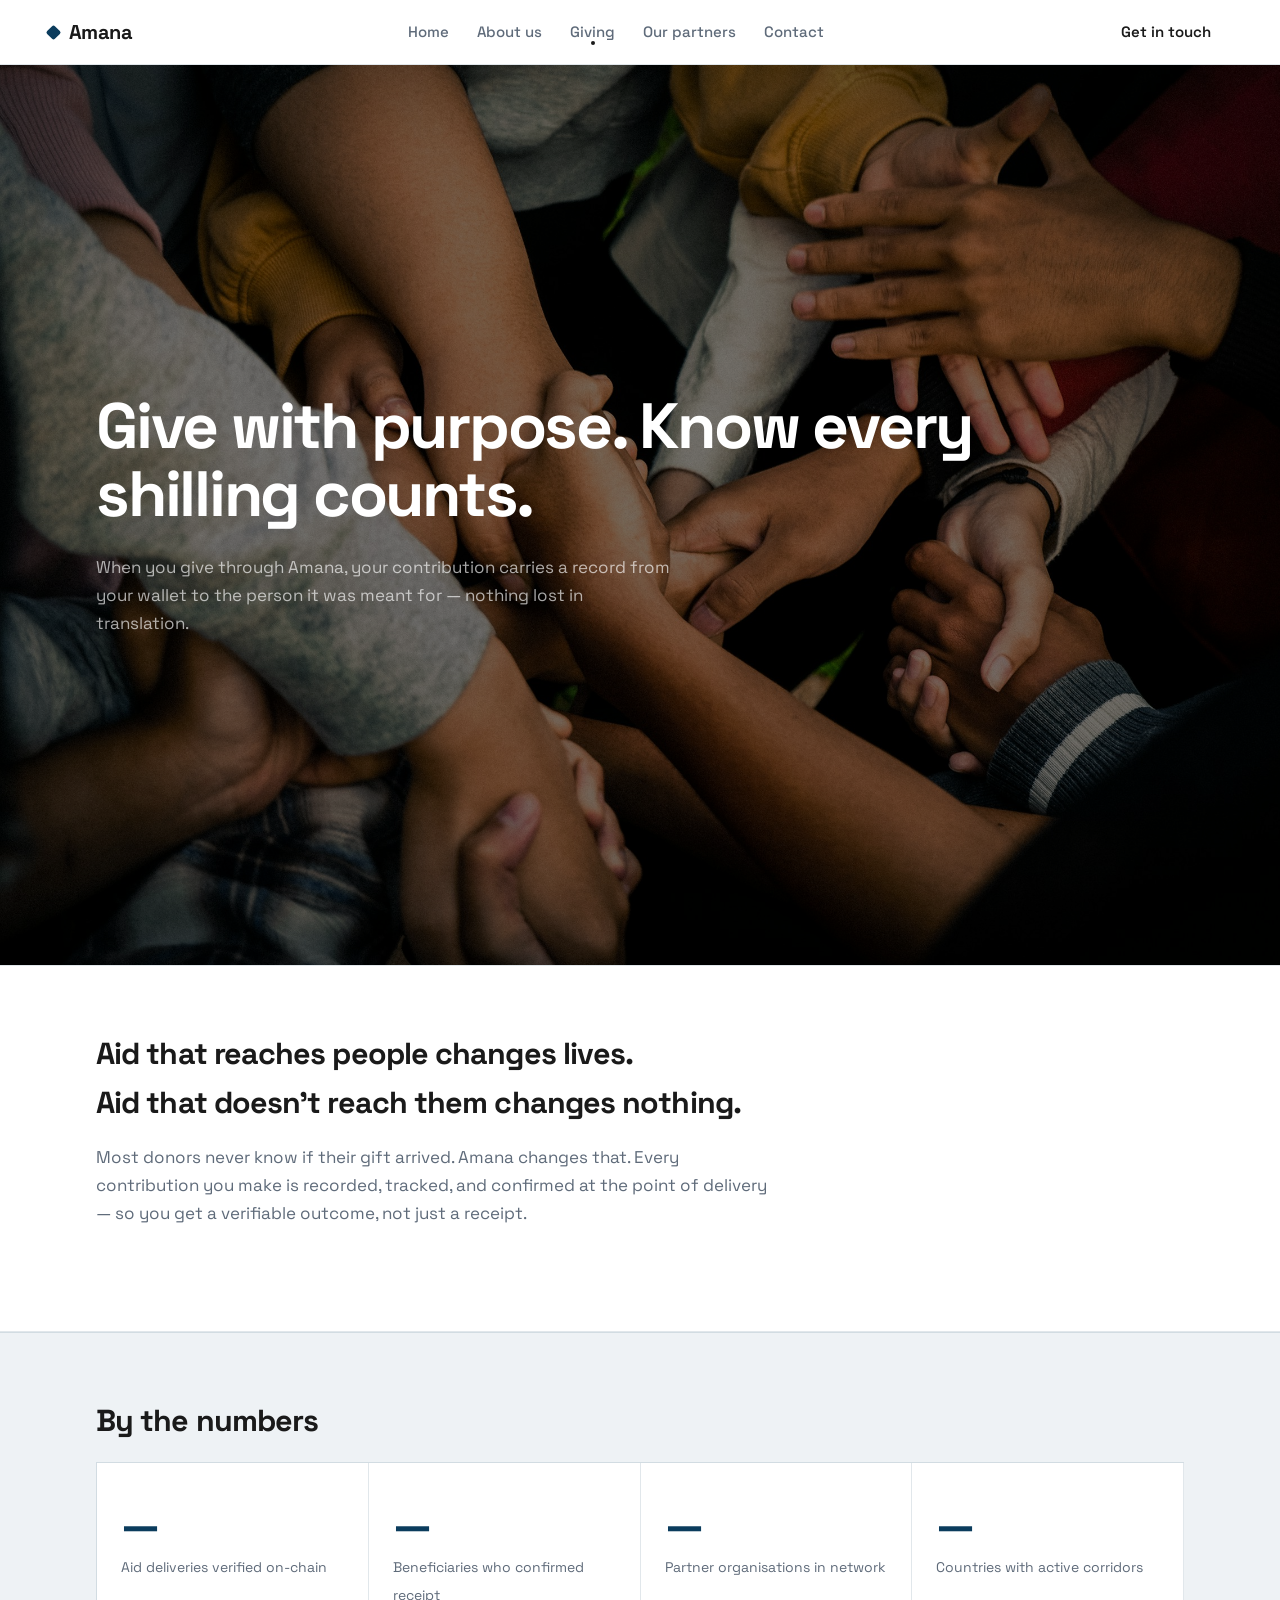
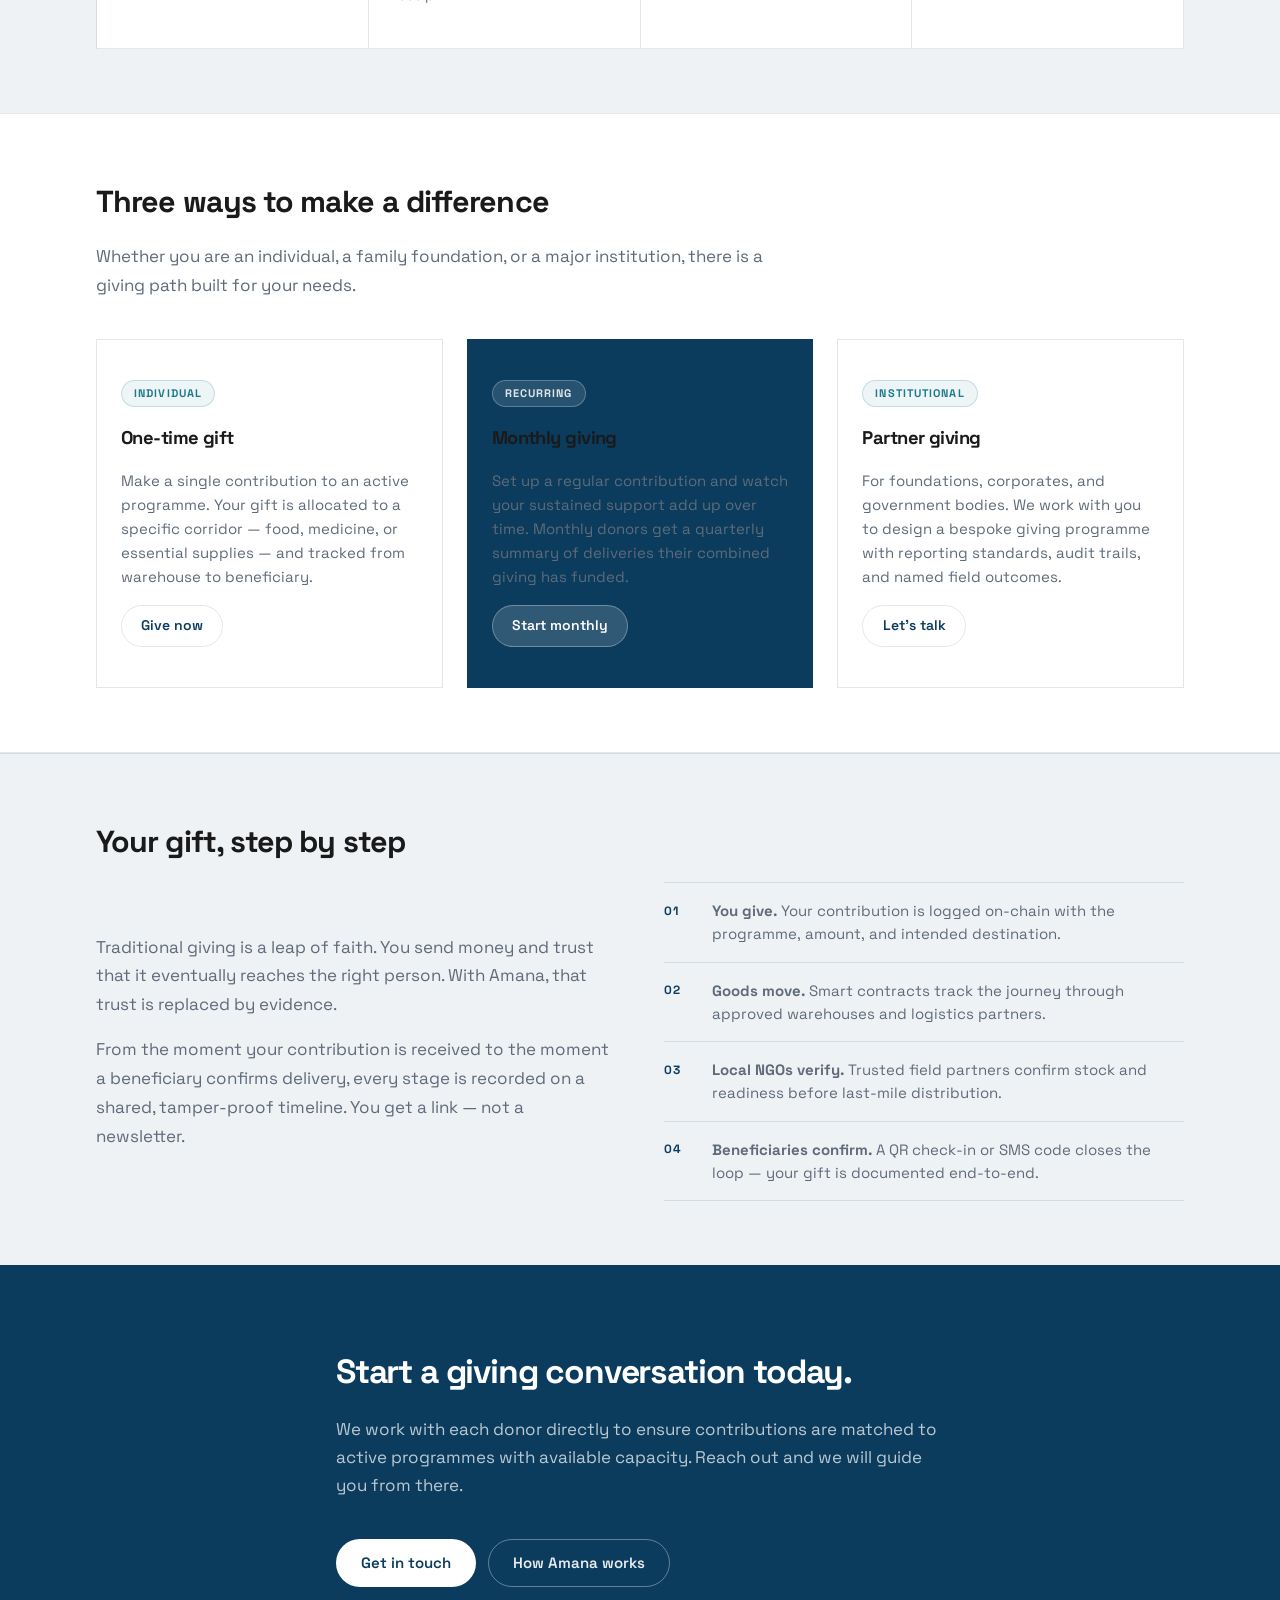
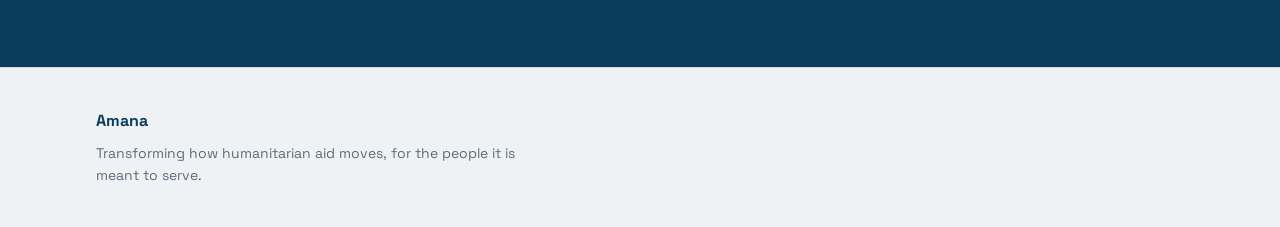
<file: giving.html>
<!DOCTYPE html>
<html lang="en">
  <head>
    <meta charset="UTF-8" />
    <meta name="viewport" content="width=device-width, initial-scale=1.0" />
    <meta name="description" content="Give with Amana — your contribution, tracked to the last mile." />
    <title>Giving | Amana</title>
    <link rel="preconnect" href="https://fonts.googleapis.com" />
    <link rel="preconnect" href="https://fonts.gstatic.com" crossorigin />
    <link href="https://fonts.googleapis.com/css2?family=Space+Grotesk:wght@400;500;600;700&display=swap" rel="stylesheet" />
    <link rel="stylesheet" href="/styles.css" />
  </head>
  <body>
    <a class="skip-link" href="#main">Skip to content</a>

    <header class="site-header">
      <div class="header-inner">
        <a class="logo" href="/">
          <span class="logo-mark" aria-hidden="true"></span>
          Amana
        </a>
        <button class="nav-toggle" type="button" aria-label="Toggle menu" aria-controls="primary-menu" aria-expanded="false">
          <span class="nav-toggle-bar"></span>
          <span class="nav-toggle-bar"></span>
          <span class="nav-toggle-bar"></span>
        </button>
        <div class="header-menu" id="primary-menu">
          <nav class="nav" aria-label="Primary">
            <ul>
              <li><a href="/#main">Home</a></li>
              <li><a href="/about">About us</a></li>
              <li><a href="/giving" class="nav-link-active">Giving</a></li>
              <li><a href="/partners">Our partners</a></li>
              <li><a href="/contact">Contact</a></li>
            </ul>
          </nav>
          <a class="btn btn-header" href="mailto:official@amanaafrica.xyz">Get in touch</a>
        </div>
      </div>
    </header>

    <main id="main">

      <section class="hero hero--page hero--giving" aria-labelledby="page-heading">
        <figure class="hero-bg" aria-hidden="true">
          <img src="/assets/giving.jpg" alt="" width="1200" height="800" decoding="async" />
        </figure>
        <div class="hero-page-inner">
          <h1 id="page-heading">Give with purpose. Know every shilling counts.</h1>
          <p class="hero-lead">
            When you give through Amana, your contribution carries a record
            from your wallet to the person it was meant for — nothing lost in translation.
          </p>
        </div>
      </section>

      <section class="page-section page-section--alt" aria-labelledby="why-heading">
        <div class="container">
          <h2 id="why-heading" data-animate>Aid that reaches people changes lives.<br>Aid that doesn't reach them changes nothing.</h2>
          <p class="section-lead" data-animate>
            Most donors never know if their gift arrived. Amana changes that.
            Every contribution you make is recorded, tracked, and confirmed at
            the point of delivery — so you get a verifiable outcome, not just a receipt.
          </p>
        </div>
      </section>

      <section class="page-section" aria-labelledby="impact-heading">
        <div class="container">
          <h2 id="impact-heading" data-animate>By the numbers</h2>
          <div class="giving-stats-grid" data-animate-stagger>
            <div class="giving-stat">
              <span class="giving-stat-num">—</span>
              <span class="giving-stat-label">Aid deliveries verified on-chain</span>
            </div>
            <div class="giving-stat">
              <span class="giving-stat-num">—</span>
              <span class="giving-stat-label">Beneficiaries who confirmed receipt</span>
            </div>
            <div class="giving-stat">
              <span class="giving-stat-num">—</span>
              <span class="giving-stat-label">Partner organisations in network</span>
            </div>
            <div class="giving-stat">
              <span class="giving-stat-num">—</span>
              <span class="giving-stat-label">Countries with active corridors</span>
            </div>
          </div>
        </div>
      </section>

      <section class="page-section page-section--alt" aria-labelledby="ways-heading">
        <div class="container">
          <h2 id="ways-heading" data-animate>Three ways to make a difference</h2>
          <p class="section-lead" data-animate>
            Whether you are an individual, a family foundation, or a major institution,
            there is a giving path built for your needs.
          </p>
          <div class="giving-ways-grid" data-animate-stagger>
            <article class="giving-way-card">
              <span class="giving-tag">Individual</span>
              <h3>One-time gift</h3>
              <p>Make a single contribution to an active programme. Your gift is allocated to a specific corridor — food, medicine, or essential supplies — and tracked from warehouse to beneficiary.</p>
              <a class="btn-giving" href="mailto:official@amanaafrica.xyz?subject=One-time%20gift">Give now</a>
            </article>
            <article class="giving-way-card giving-way-card--featured">
              <span class="giving-tag">Recurring</span>
              <h3>Monthly giving</h3>
              <p>Set up a regular contribution and watch your sustained support add up over time. Monthly donors get a quarterly summary of deliveries their combined giving has funded.</p>
              <a class="btn-giving" href="mailto:official@amanaafrica.xyz?subject=Monthly%20giving">Start monthly</a>
            </article>
            <article class="giving-way-card">
              <span class="giving-tag">Institutional</span>
              <h3>Partner giving</h3>
              <p>For foundations, corporates, and government bodies. We work with you to design a bespoke giving programme with reporting standards, audit trails, and named field outcomes.</p>
              <a class="btn-giving" href="mailto:official@amanaafrica.xyz?subject=Institutional%20giving">Let's talk</a>
            </article>
          </div>
        </div>
      </section>

      <section class="page-section" aria-labelledby="transparency-heading">
        <div class="container">
          <h2 id="transparency-heading" data-animate>Your gift, step by step</h2>
          <div class="giving-transparency" data-animate-stagger>
            <div>
              <p>Traditional giving is a leap of faith. You send money and trust that it eventually reaches the right person. With Amana, that trust is replaced by evidence.</p>
              <p>From the moment your contribution is received to the moment a beneficiary confirms delivery, every stage is recorded on a shared, tamper-proof timeline. You get a link — not a newsletter.</p>
            </div>
            <ol class="giving-steps" aria-label="Steps your gift takes">
              <li class="giving-step">
                <span class="giving-step-num">01</span>
                <span class="giving-step-text"><strong>You give.</strong> Your contribution is logged on-chain with the programme, amount, and intended destination.</span>
              </li>
              <li class="giving-step">
                <span class="giving-step-num">02</span>
                <span class="giving-step-text"><strong>Goods move.</strong> Smart contracts track the journey through approved warehouses and logistics partners.</span>
              </li>
              <li class="giving-step">
                <span class="giving-step-num">03</span>
                <span class="giving-step-text"><strong>Local NGOs verify.</strong> Trusted field partners confirm stock and readiness before last-mile distribution.</span>
              </li>
              <li class="giving-step">
                <span class="giving-step-num">04</span>
                <span class="giving-step-text"><strong>Beneficiaries confirm.</strong> A QR check-in or SMS code closes the loop — your gift is documented end-to-end.</span>
              </li>
            </ol>
          </div>
        </div>
      </section>

      <section class="cta-band" aria-label="Start giving">
        <div class="container cta-band-inner" data-animate>
          <h2>Start a giving conversation today.</h2>
          <p>We work with each donor directly to ensure contributions are matched to active programmes with available capacity. Reach out and we will guide you from there.</p>
          <div class="cta-actions">
            <a class="btn-cta-primary" href="mailto:official@amanaafrica.xyz?subject=I%20want%20to%20give">Get in touch</a>
            <a class="btn-cta-secondary" href="/about">How Amana works</a>
          </div>
        </div>
      </section>

    </main>

    <footer class="site-footer">
      <div class="container footer-inner">
        <p class="footer-brand">Amana</p>
        <p class="footer-copy">Transforming how humanitarian aid moves, for the people it is meant to serve.</p>
      </div>
    </footer>
    <script>
      (function () {
        var header = document.querySelector(".site-header");
        var toggle = header ? header.querySelector(".nav-toggle") : null;
        var menu = header ? header.querySelector(".header-menu") : null;
        function closeMenu() {
          if (!header || !toggle || !menu) return;
          header.classList.remove("menu-open");
          toggle.setAttribute("aria-expanded", "false");
        }
        if (header && toggle && menu) {
          toggle.addEventListener("click", function () {
            var opening = !header.classList.contains("menu-open");
            header.classList.toggle("menu-open", opening);
            toggle.setAttribute("aria-expanded", opening ? "true" : "false");
          });
          menu.querySelectorAll("a").forEach(function (a) { a.addEventListener("click", closeMenu); });
          document.addEventListener("click", function (e) { if (!header.classList.contains("menu-open")) return; if (!header.contains(e.target)) closeMenu(); });
          document.addEventListener("keydown", function (e) { if (e.key === "Escape") closeMenu(); });
          window.addEventListener("resize", function () { if (window.matchMedia("(min-width: 901px)").matches) closeMenu(); });
        }
      })();
    </script>
    <script src="/animations.js"></script>
  </body>
</html>
</file>
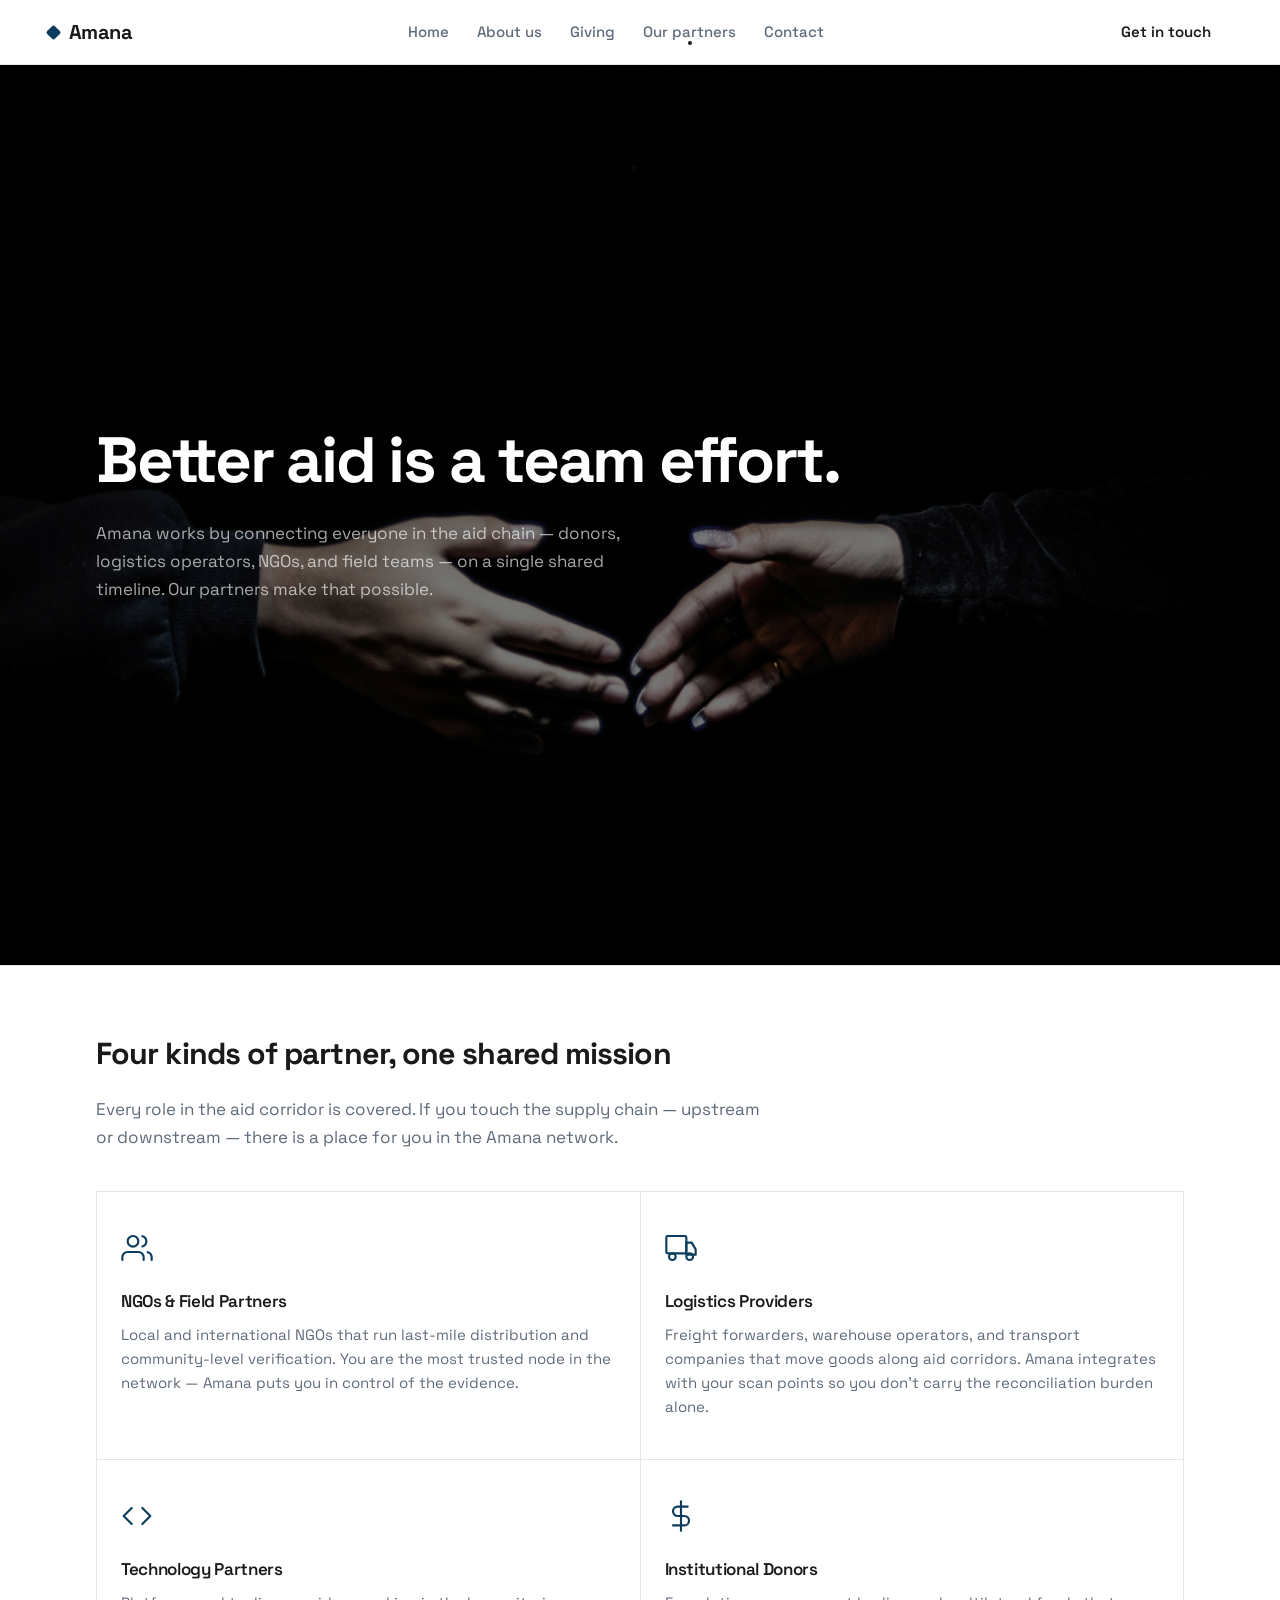
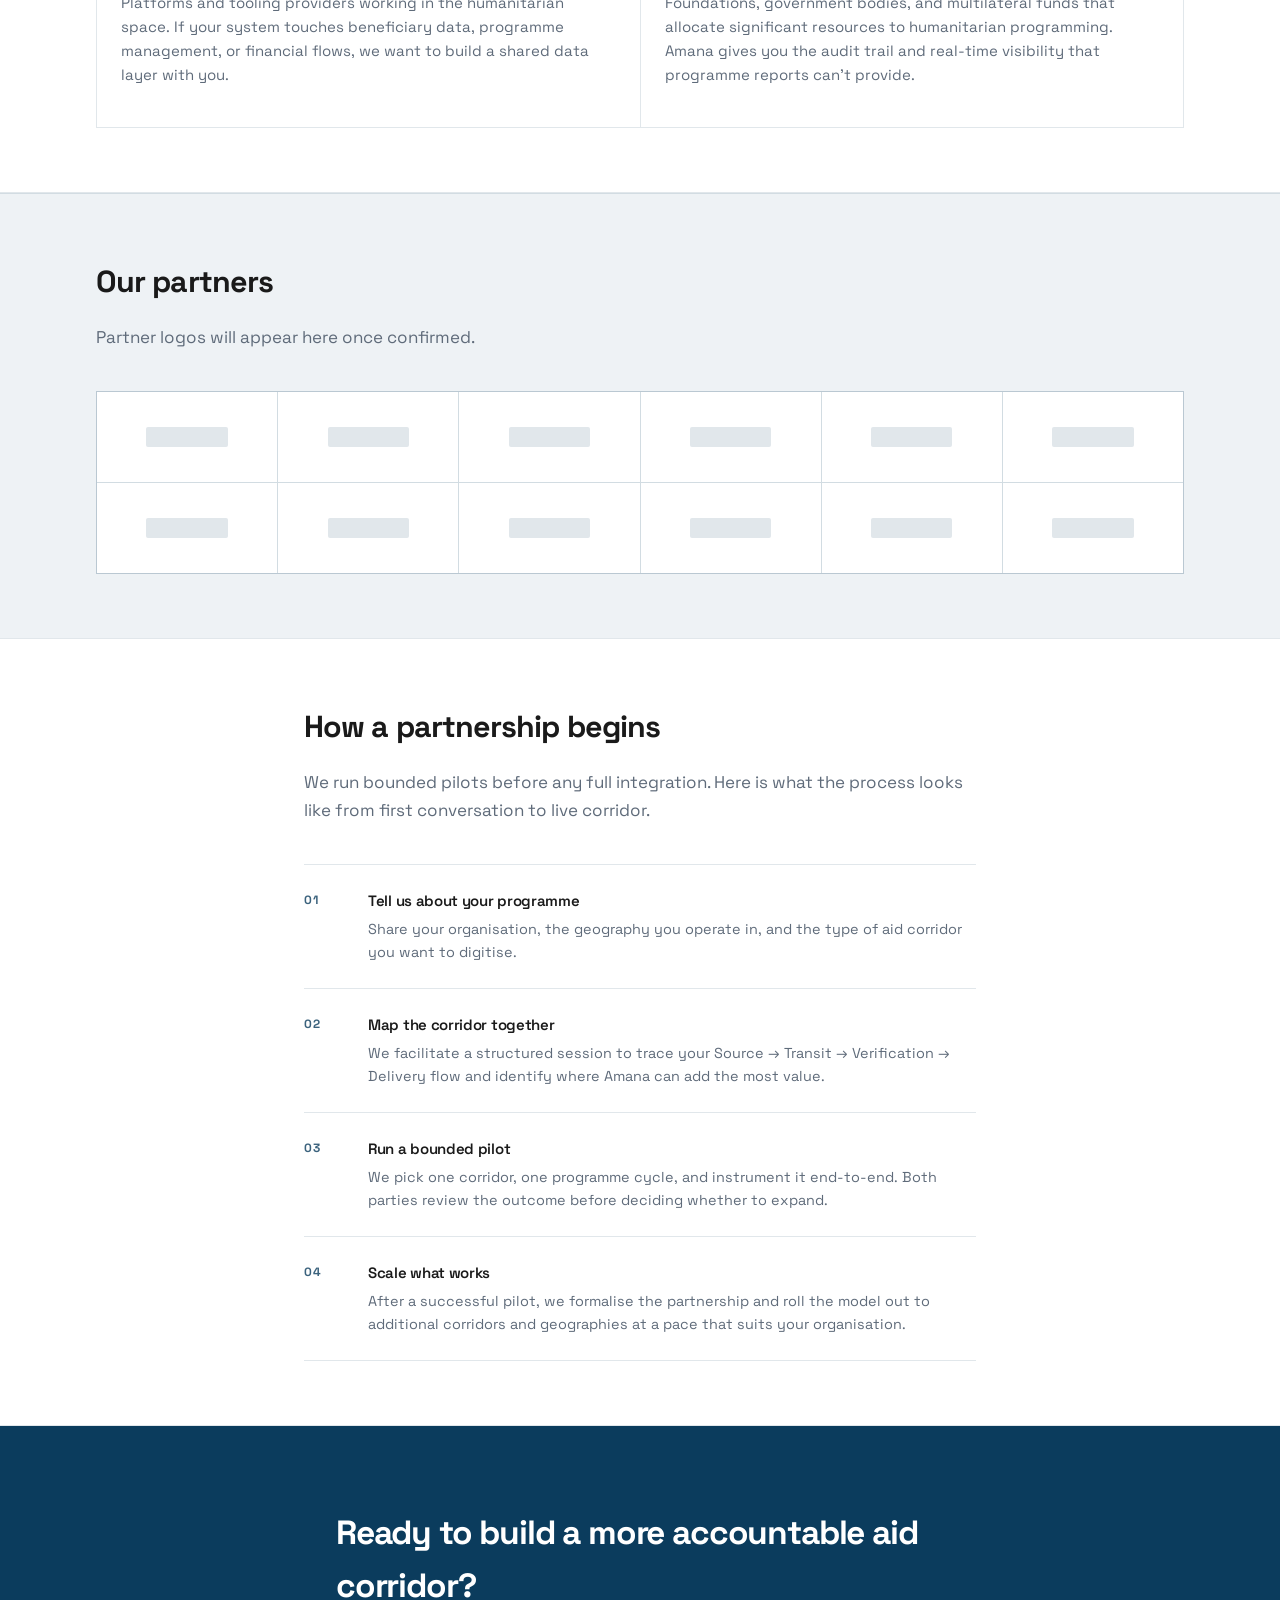
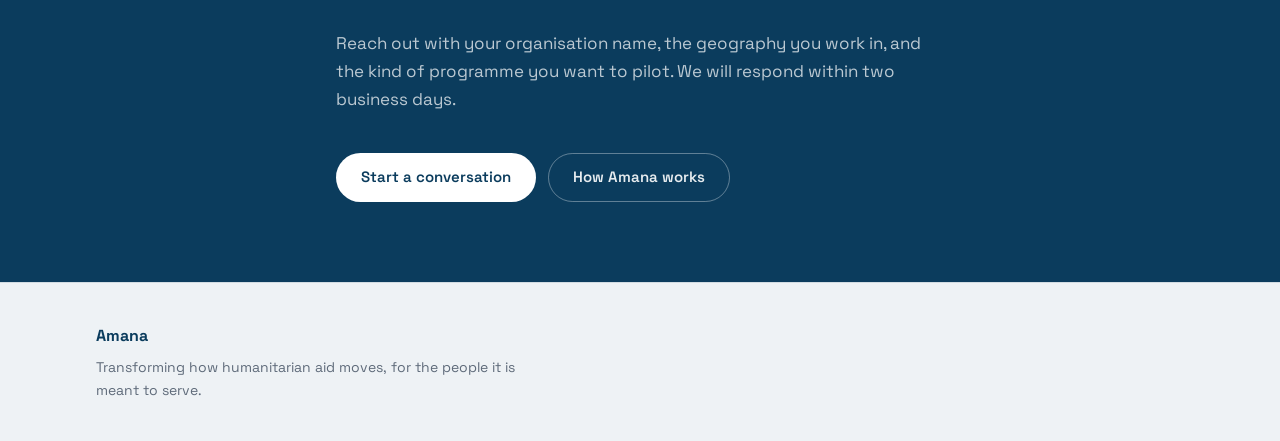
<file: partners.html>
<!DOCTYPE html>
<html lang="en">
  <head>
    <meta charset="UTF-8" />
    <meta name="viewport" content="width=device-width, initial-scale=1.0" />
    <meta name="description" content="Partner with Amana — build a more accountable humanitarian supply chain together." />
    <title>Our partners | Amana</title>
    <link rel="preconnect" href="https://fonts.googleapis.com" />
    <link rel="preconnect" href="https://fonts.gstatic.com" crossorigin />
    <link href="https://fonts.googleapis.com/css2?family=Space+Grotesk:wght@400;500;600;700&display=swap" rel="stylesheet" />
    <link rel="stylesheet" href="/styles.css" />
  </head>
  <body>
    <a class="skip-link" href="#main">Skip to content</a>

    <header class="site-header">
      <div class="header-inner">
        <a class="logo" href="/">
          <span class="logo-mark" aria-hidden="true"></span>
          Amana
        </a>
        <button class="nav-toggle" type="button" aria-label="Toggle menu" aria-controls="primary-menu" aria-expanded="false">
          <span class="nav-toggle-bar"></span>
          <span class="nav-toggle-bar"></span>
          <span class="nav-toggle-bar"></span>
        </button>
        <div class="header-menu" id="primary-menu">
          <nav class="nav" aria-label="Primary">
            <ul>
              <li><a href="/#main">Home</a></li>
              <li><a href="/about">About us</a></li>
              <li><a href="/giving">Giving</a></li>
              <li><a href="/partners" class="nav-link-active">Our partners</a></li>
              <li><a href="/contact">Contact</a></li>
            </ul>
          </nav>
          <a class="btn btn-header" href="mailto:official@amanaafrica.xyz">Get in touch</a>
        </div>
      </div>
    </header>

    <main id="main">

      <section class="hero hero--page hero--partners" aria-labelledby="page-heading">
        <figure class="hero-bg" aria-hidden="true">
          <img src="/assets/partner.jpg" alt="" width="1200" height="800" decoding="async" />
        </figure>
        <div class="hero-page-inner">
          <h1 id="page-heading">Better aid is a team effort.</h1>
          <p class="hero-lead">
            Amana works by connecting everyone in the aid chain — donors,
            logistics operators, NGOs, and field teams — on a single shared timeline.
            Our partners make that possible.
          </p>
        </div>
      </section>

      <section class="page-section page-section--alt" aria-labelledby="types-heading">
        <div class="container">
          <h2 id="types-heading" data-animate>Four kinds of partner, one shared mission</h2>
          <p class="section-lead" data-animate>
            Every role in the aid corridor is covered. If you touch the supply
            chain — upstream or downstream — there is a place for you in the Amana network.
          </p>
          <div class="partner-types-grid" data-animate-stagger>
            <article class="partner-type-card">
              <svg class="partner-type-icon" viewBox="0 0 24 24" fill="none" stroke="currentColor" stroke-width="1.6" stroke-linecap="round" stroke-linejoin="round" aria-hidden="true">
                <path d="M17 21v-2a4 4 0 0 0-4-4H5a4 4 0 0 0-4 4v2"/><circle cx="9" cy="7" r="4"/>
                <path d="M23 21v-2a4 4 0 0 0-3-3.87"/><path d="M16 3.13a4 4 0 0 1 0 7.75"/>
              </svg>
              <h3>NGOs &amp; Field Partners</h3>
              <p>Local and international NGOs that run last-mile distribution and community-level verification. You are the most trusted node in the network — Amana puts you in control of the evidence.</p>
            </article>
            <article class="partner-type-card">
              <svg class="partner-type-icon" viewBox="0 0 24 24" fill="none" stroke="currentColor" stroke-width="1.6" stroke-linecap="round" stroke-linejoin="round" aria-hidden="true">
                <rect x="1" y="3" width="15" height="13" rx="1"/>
                <path d="M16 8h4l3 5v4h-7V8z"/>
                <circle cx="5.5" cy="18.5" r="2.5"/><circle cx="18.5" cy="18.5" r="2.5"/>
              </svg>
              <h3>Logistics Providers</h3>
              <p>Freight forwarders, warehouse operators, and transport companies that move goods along aid corridors. Amana integrates with your scan points so you don't carry the reconciliation burden alone.</p>
            </article>
            <article class="partner-type-card">
              <svg class="partner-type-icon" viewBox="0 0 24 24" fill="none" stroke="currentColor" stroke-width="1.6" stroke-linecap="round" stroke-linejoin="round" aria-hidden="true">
                <polyline points="16 18 22 12 16 6"/><polyline points="8 6 2 12 8 18"/>
              </svg>
              <h3>Technology Partners</h3>
              <p>Platforms and tooling providers working in the humanitarian space. If your system touches beneficiary data, programme management, or financial flows, we want to build a shared data layer with you.</p>
            </article>
            <article class="partner-type-card">
              <svg class="partner-type-icon" viewBox="0 0 24 24" fill="none" stroke="currentColor" stroke-width="1.6" stroke-linecap="round" stroke-linejoin="round" aria-hidden="true">
                <line x1="12" y1="1" x2="12" y2="23"/>
                <path d="M17 5H9.5a3.5 3.5 0 0 0 0 7h5a3.5 3.5 0 0 1 0 7H6"/>
              </svg>
              <h3>Institutional Donors</h3>
              <p>Foundations, government bodies, and multilateral funds that allocate significant resources to humanitarian programming. Amana gives you the audit trail and real-time visibility that programme reports can't provide.</p>
            </article>
          </div>
        </div>
      </section>

      <section class="page-section" aria-labelledby="logos-heading">
        <div class="container">
          <h2 id="logos-heading" data-animate>Our partners</h2>
          <p class="section-lead" data-animate>Partner logos will appear here once confirmed.</p>
          <div class="partner-logos-grid" data-animate-stagger aria-label="Partner organisation logos">
            <div class="partner-logo-slot"><div class="partner-logo-placeholder" aria-hidden="true"></div></div>
            <div class="partner-logo-slot"><div class="partner-logo-placeholder" aria-hidden="true"></div></div>
            <div class="partner-logo-slot"><div class="partner-logo-placeholder" aria-hidden="true"></div></div>
            <div class="partner-logo-slot"><div class="partner-logo-placeholder" aria-hidden="true"></div></div>
            <div class="partner-logo-slot"><div class="partner-logo-placeholder" aria-hidden="true"></div></div>
            <div class="partner-logo-slot"><div class="partner-logo-placeholder" aria-hidden="true"></div></div>
            <div class="partner-logo-slot"><div class="partner-logo-placeholder" aria-hidden="true"></div></div>
            <div class="partner-logo-slot"><div class="partner-logo-placeholder" aria-hidden="true"></div></div>
            <div class="partner-logo-slot"><div class="partner-logo-placeholder" aria-hidden="true"></div></div>
            <div class="partner-logo-slot"><div class="partner-logo-placeholder" aria-hidden="true"></div></div>
            <div class="partner-logo-slot"><div class="partner-logo-placeholder" aria-hidden="true"></div></div>
            <div class="partner-logo-slot"><div class="partner-logo-placeholder" aria-hidden="true"></div></div>
          </div>
        </div>
      </section>

      <section class="page-section page-section--alt" aria-labelledby="steps-heading">
        <div class="container" style="max-width: 42rem;">
          <h2 id="steps-heading" data-animate>How a partnership begins</h2>
          <p class="section-lead" data-animate>
            We run bounded pilots before any full integration. Here is what the
            process looks like from first conversation to live corridor.
          </p>
          <ol class="partner-steps" data-animate-stagger aria-label="Partnership steps">
            <li class="partner-step">
              <div class="partner-step-content">
                <h3>Tell us about your programme</h3>
                <p>Share your organisation, the geography you operate in, and the type of aid corridor you want to digitise.</p>
              </div>
            </li>
            <li class="partner-step">
              <div class="partner-step-content">
                <h3>Map the corridor together</h3>
                <p>We facilitate a structured session to trace your Source → Transit → Verification → Delivery flow and identify where Amana can add the most value.</p>
              </div>
            </li>
            <li class="partner-step">
              <div class="partner-step-content">
                <h3>Run a bounded pilot</h3>
                <p>We pick one corridor, one programme cycle, and instrument it end-to-end. Both parties review the outcome before deciding whether to expand.</p>
              </div>
            </li>
            <li class="partner-step">
              <div class="partner-step-content">
                <h3>Scale what works</h3>
                <p>After a successful pilot, we formalise the partnership and roll the model out to additional corridors and geographies at a pace that suits your organisation.</p>
              </div>
            </li>
          </ol>
        </div>
      </section>

      <section class="cta-band" aria-label="Become a partner">
        <div class="container cta-band-inner" data-animate>
          <h2>Ready to build a more accountable aid corridor?</h2>
          <p>Reach out with your organisation name, the geography you work in, and the kind of programme you want to pilot. We will respond within two business days.</p>
          <div class="cta-actions">
            <a class="btn-cta-primary" href="mailto:official@amanaafrica.xyz?subject=Partnership%20enquiry">Start a conversation</a>
            <a class="btn-cta-secondary" href="/#how-it-works">How Amana works</a>
          </div>
        </div>
      </section>

    </main>

    <footer class="site-footer">
      <div class="container footer-inner">
        <p class="footer-brand">Amana</p>
        <p class="footer-copy">Transforming how humanitarian aid moves, for the people it is meant to serve.</p>
      </div>
    </footer>
    <script>
      (function () {
        var header = document.querySelector(".site-header");
        var toggle = header ? header.querySelector(".nav-toggle") : null;
        var menu = header ? header.querySelector(".header-menu") : null;
        function closeMenu() {
          if (!header || !toggle || !menu) return;
          header.classList.remove("menu-open");
          toggle.setAttribute("aria-expanded", "false");
        }
        if (header && toggle && menu) {
          toggle.addEventListener("click", function () {
            var opening = !header.classList.contains("menu-open");
            header.classList.toggle("menu-open", opening);
            toggle.setAttribute("aria-expanded", opening ? "true" : "false");
          });
          menu.querySelectorAll("a").forEach(function (a) { a.addEventListener("click", closeMenu); });
          document.addEventListener("click", function (e) { if (!header.classList.contains("menu-open")) return; if (!header.contains(e.target)) closeMenu(); });
          document.addEventListener("keydown", function (e) { if (e.key === "Escape") closeMenu(); });
          window.addEventListener("resize", function () { if (window.matchMedia("(min-width: 901px)").matches) closeMenu(); });
        }
      })();
    </script>
    <script src="/animations.js"></script>
  </body>
</html>
</file>
<file: styles.css>
/* Design tokens */
:root {
  --bg-page: #eef2f5;
  --color-brand: #0b3c5d;
  --color-brand-muted: #1f7a8c;
  --color-text: #1a1a1a;
  --color-text-secondary: #5f6b7a;
  --color-border: rgba(11, 60, 93, 0.12);
  --color-surface: #ffffff;
  --font-sans: "Space Grotesk", ui-sans-serif, system-ui, sans-serif;
  --space-xs: 0.5rem;
  --space-sm: 1rem;
  --space-md: 1.5rem;
  --space-lg: 2.5rem;
  --space-xl: 4rem;
  --max-width: 68rem;
  --radius: 6px;
  /* Subtracted from 100vh/svh for hero min-height; smaller ⇒ taller hero ⇒ no gap showing next section */
  --hero-header-offset: 2.5rem;
  --radius-pill: 999px;
  --header-pad-x: clamp(1.25rem, 5vw, 3rem);
  --bg-problem: #e8f2ef;
  --works-card-bg: #f0f4f7;
  --hero-img-inset: clamp(1rem, 3.5vw, 2.25rem);
}

*,
*::before,
*::after {
  box-sizing: border-box;
}

html {
  scroll-behavior: smooth;
  /* Sticky header clearance for in-page links */
  scroll-padding-top: 5.25rem;
}

body {
  margin: 0;
  font-family: var(--font-sans);
  font-size: 1.0625rem;
  line-height: 1.6;
  color: var(--color-text);
  background-color: var(--bg-page);
  -webkit-font-smoothing: antialiased;
}

.skip-link {
  position: absolute;
  left: -9999px;
  top: 0;
  z-index: 100;
  padding: var(--space-sm) var(--space-md);
  background: var(--color-brand);
  color: #fff;
  text-decoration: none;
  font-weight: 600;
}

.skip-link:focus {
  left: var(--space-sm);
  top: var(--space-sm);
}

.container {
  width: min(100% - var(--space-md) * 2, var(--max-width));
  margin-inline: auto;
}

/* Header */
.site-header {
  position: sticky;
  top: 0;
  z-index: 50;
  background: #ffffff;
  border-bottom: 1px solid var(--color-border);
}

.header-inner {
  display: flex;
  align-items: center;
  justify-content: space-between;
  gap: var(--space-md);
  min-height: 4rem;
  width: 100%;
  max-width: 100%;
  padding-inline: var(--header-pad-x);
  margin-inline: auto;
}

.logo {
  display: inline-flex;
  align-items: center;
  gap: 0.6rem;
  font-weight: 700;
  font-size: 1.25rem;
  letter-spacing: -0.02em;
  color: var(--color-text);
  text-decoration: none;
  flex-shrink: 0;
}

.logo-mark {
  display: block;
  width: 11px;
  height: 11px;
  background: var(--color-brand);
  border-radius: 2px;
  transform: rotate(45deg);
}

.logo:hover .logo-mark,
.logo:focus-visible .logo-mark {
  background: var(--color-brand-muted);
}

.logo:hover,
.logo:focus-visible {
  color: var(--color-brand);
}

.nav {
  flex: 1;
  display: flex;
  justify-content: center;
  min-width: 0;
}

.nav ul {
  display: flex;
  flex-wrap: wrap;
  justify-content: center;
  gap: var(--space-sm) clamp(1rem, 3vw, 1.75rem);
  list-style: none;
  margin: 0;
  padding: 0;
}

.nav a {
  position: relative;
  color: var(--color-text-secondary);
  text-decoration: none;
  font-size: 0.9375rem;
  font-weight: 500;
  padding-block: 0.25rem;
}

.nav a:hover,
.nav a:focus-visible {
  color: var(--color-text);
}

.nav-link-active {
  color: var(--color-text);
}

.nav-link-active::after {
  content: "";
  position: absolute;
  left: 50%;
  bottom: 0;
  transform: translateX(-50%);
  width: 4px;
  height: 4px;
  border-radius: 50%;
  background: var(--color-text);
}

.btn-header {
  flex-shrink: 0;
  padding: 0.55rem 1.35rem;
  font-family: inherit;
  font-size: 0.875rem;
  font-weight: 600;
  text-decoration: none;
  color: var(--color-text);
  background: transparent;
  border: 1px solid var(--color-text);
  border-radius: var(--radius-pill);
  cursor: pointer;
  transition: background-color 0.15s ease, color 0.15s ease;
}

.btn-header:hover,
.btn-header:focus-visible {
  background: var(--color-text);
  color: #fff;
}

.header-menu {
  display: flex;
  align-items: center;
  justify-content: space-between;
  gap: var(--space-md);
  flex: 1;
  min-width: 0;
}

.nav-toggle {
  display: none;
  width: 2.5rem;
  height: 2.5rem;
  padding: 0;
  border: 1px solid var(--color-border);
  background: #fff;
  border-radius: 0.6rem;
  align-items: center;
  justify-content: center;
  gap: 0.25rem;
  flex-direction: column;
  cursor: pointer;
  transition: border-color 0.2s ease, box-shadow 0.2s ease;
}

.nav-toggle:hover,
.nav-toggle:focus-visible {
  border-color: var(--color-brand-muted);
  box-shadow: 0 0 0 3px rgba(31, 122, 140, 0.15);
  outline: none;
}

.nav-toggle-bar {
  width: 1.15rem;
  height: 2px;
  border-radius: 999px;
  background: var(--color-text);
  transition: transform 0.28s ease, opacity 0.2s ease;
  transform-origin: center;
}

.site-header.menu-open .nav-toggle-bar:nth-child(1) {
  transform: translateY(6px) rotate(45deg);
}

.site-header.menu-open .nav-toggle-bar:nth-child(2) {
  opacity: 0;
  transform: scaleX(0.4);
}

.site-header.menu-open .nav-toggle-bar:nth-child(3) {
  transform: translateY(-6px) rotate(-45deg);
}

/* Hero — full-bleed with left-side gradient overlay */
.hero {
  position: relative;
  min-height: calc(100svh - 4rem);
  display: flex;
  align-items: center;
  overflow: hidden;
  background: #071e2e;
}

.hero-bg {
  position: absolute;
  inset: 0;
  margin: 0;
  padding: 0;
  z-index: 0;
}

.hero-bg img {
  position: absolute;
  inset: 0;
  width: 100%;
  height: 100%;
  display: block;
  object-fit: cover;
  object-position: 65% center;
}

.hero-bg::after {
  content: "";
  position: absolute;
  inset: 0;
  z-index: 1;
  background: linear-gradient(
    to right,
    rgba(7, 27, 42, 0.97) 0%,
    rgba(11, 60, 93, 0.90) 25%,
    rgba(11, 60, 93, 0.60) 48%,
    rgba(11, 60, 93, 0.22) 68%,
    transparent 85%
  );
}

@media (max-width: 700px) {
  .hero-bg::after {
    background: linear-gradient(
      to bottom,
      rgba(7, 27, 42, 0.90) 0%,
      rgba(7, 27, 42, 0.85) 55%,
      rgba(7, 27, 42, 0.70) 100%
    );
  }
}

.hero-frame {
  position: relative;
  z-index: 2;
  width: min(100% - var(--space-md) * 2, var(--max-width));
  margin-inline: auto;
  padding: clamp(3rem, 10vh, 6rem) 0;
}

.hero-copy {
  max-width: 33rem;
}

.hero-label {
  margin: 0 0 var(--space-sm);
  font-size: 0.8125rem;
  font-weight: 600;
  letter-spacing: 0.1em;
  text-transform: uppercase;
  color: rgba(255, 255, 255, 0.6);
}

.hero h1 {
  margin: 0 0 var(--space-md);
  font-size: clamp(2.25rem, 4.5vw, 3.5rem);
  line-height: 1.1;
  letter-spacing: -0.035em;
  font-weight: 700;
  color: #fff;
  max-width: min(100%, 20ch);
}

.hero-highlight {
  color: #c9a227;
  text-decoration: underline;
  text-decoration-color: #c9a227;
  text-decoration-thickness: 2px;
  text-underline-offset: 0.12em;
  text-decoration-skip-ink: auto;
}

.hero-lead {
  margin: 0 0 var(--space-lg);
  max-width: 32rem;
  font-size: 1.0625rem;
  color: rgba(255, 255, 255, 0.70);
  line-height: 1.65;
}

.hero-lead a {
  color: rgba(255, 255, 255, 0.9);
  font-weight: 500;
}

.hero-lead a:hover {
  text-decoration: underline;
}

.hero-actions {
  display: flex;
  flex-wrap: wrap;
  gap: 0.65rem;
}

/* Inner page heroes — full viewport, centered, solid colour per page */
.hero.hero--page {
  min-height: 100svh;
  padding: 0;
  display: flex;
  align-items: center;
  background: #0b3c5d;
  position: relative;
  overflow: hidden;
}

.hero--page .hero-page-inner {
  position: relative;
  z-index: 2;
  width: min(100% - var(--space-md) * 2, var(--max-width));
  margin-inline: auto;
  padding-top: clamp(2rem, 5vh, 3.5rem);
  padding-bottom: clamp(2rem, 5vh, 3.5rem);
}

/* Image-backed inner page heroes */
.hero--about .hero-bg::after,
.hero--partners .hero-bg::after {
  background: rgba(0, 0, 0, 0.54);
}

/* Founder cards — two-up layout */
.founders-grid {
  display: grid;
  grid-template-columns: 1fr;
  gap: var(--space-lg);
  max-width: 56rem;
  margin-inline: auto;
}

@media (min-width: 680px) {
  .founders-grid {
    grid-template-columns: repeat(2, 1fr);
  }
}

.founder-card {
  background: var(--color-surface);
  border-radius: var(--radius);
  overflow: hidden;
  box-shadow: 0 2px 12px rgba(0, 0, 0, 0.07), 0 1px 3px rgba(0, 0, 0, 0.05);
  display: flex;
  flex-direction: column;
}

.founder-photo {
  aspect-ratio: 4 / 3;
  overflow: hidden;
  background: #d0dde6;
}

.founder-photo img {
  width: 100%;
  height: 100%;
  display: block;
  object-fit: cover;
  object-position: center top;
}

.founder-photo--placeholder {
  display: flex;
  align-items: center;
  justify-content: center;
  background: linear-gradient(135deg, #c8d9e6 0%, #d8e8ef 100%);
}

.founder-photo--placeholder svg {
  width: 56px;
  height: 56px;
  color: #7fa8c0;
  opacity: 0.7;
}

.founder-info {
  padding: var(--space-md) var(--space-md) var(--space-lg);
  display: flex;
  flex-direction: column;
  gap: 0.4rem;
  flex: 1;
}

.founder-name {
  font-size: 1.2rem;
  font-weight: 700;
  letter-spacing: -0.02em;
  color: var(--color-text);
  margin: 0;
}

.founder-role {
  font-size: 0.875rem;
  font-weight: 600;
  color: var(--color-brand-muted);
  text-transform: uppercase;
  letter-spacing: 0.06em;
  margin: 0 0 0.4rem;
}

.founder-bio {
  font-size: 0.9375rem;
  line-height: 1.65;
  color: var(--color-text-secondary);
  margin: 0;
  flex: 1;
}

.founder-links {
  display: flex;
  flex-wrap: wrap;
  gap: 0.75rem;
  margin-top: var(--space-sm);
}

.founder-link {
  display: inline-flex;
  align-items: center;
  gap: 0.35rem;
  font-size: 0.875rem;
  font-weight: 600;
  color: var(--color-brand);
  text-decoration: none;
  transition: color 0.2s;
}

.founder-link:hover {
  color: var(--color-brand-muted);
}

.founder-link svg {
  width: 15px;
  height: 15px;
  flex-shrink: 0;
}

.hero--page .hero-label {
  color: rgba(255, 255, 255, 0.55);
}

.hero--page h1 {
  color: #fff;
  max-width: min(100%, 22ch);
  font-size: clamp(2.5rem, 5vw, 4rem);
  line-height: 1.06;
}

.hero--page .hero-lead {
  color: rgba(255, 255, 255, 0.65);
  margin-bottom: 0;
  max-width: 36rem;
}

/* Per-page hero solid background colours */
.hero--about    { background: #0e2318; }
.hero--contact  { background: #0d1117; }
.hero--giving   { background: #1a0e08; }
.hero--partners { background: #111827; }

/* Dark overlay for all image-backed inner heroes */
.hero--about .hero-bg::after,
.hero--partners .hero-bg::after,
.hero--contact .hero-bg::after,
.hero--giving .hero-bg::after {
  background: rgba(0, 0, 0, 0.54);
}

/* Buttons */
.btn {
  display: inline-flex;
  align-items: center;
  justify-content: center;
  padding: 0.65rem 1.25rem;
  font-family: inherit;
  font-size: 0.9375rem;
  font-weight: 600;
  text-decoration: none;
  border-radius: var(--radius);
  border: 1px solid transparent;
  cursor: pointer;
  transition: background-color 0.15s ease, color 0.15s ease,
    border-color 0.15s ease;
}

.btn-hero-primary {
  display: inline-flex;
  align-items: center;
  justify-content: center;
  padding: 0.7rem 1.5rem;
  font-family: inherit;
  font-size: 0.9375rem;
  font-weight: 600;
  text-decoration: none;
  border-radius: var(--radius-pill);
  border: 1px solid var(--color-brand);
  background: var(--color-brand);
  color: #fff;
  cursor: pointer;
  transition: background-color 0.15s ease, color 0.15s ease,
    border-color 0.15s ease;
}

.btn-hero-primary:hover,
.btn-hero-primary:focus-visible {
  background: #092f49;
  border-color: #092f49;
}

.btn-hero-secondary {
  display: inline-flex;
  align-items: center;
  justify-content: center;
  padding: 0.7rem 1.5rem;
  font-family: inherit;
  font-size: 0.9375rem;
  font-weight: 600;
  text-decoration: none;
  border-radius: var(--radius-pill);
  border: 1px solid var(--color-border);
  background: var(--color-surface);
  color: var(--color-brand);
  cursor: pointer;
  transition: background-color 0.15s ease, border-color 0.15s ease;
}

.btn-hero-secondary:hover,
.btn-hero-secondary:focus-visible {
  border-color: var(--color-brand-muted);
  background: rgba(31, 122, 140, 0.08);
}

.btn-primary {
  background: var(--color-brand);
  color: #fff;
}

.btn-primary:hover,
.btn-primary:focus-visible {
  background: #092f49;
}

.btn-ghost {
  background: transparent;
  color: var(--color-brand);
  border-color: var(--color-border);
}

.btn-ghost:hover,
.btn-ghost:focus-visible {
  border-color: var(--color-brand-muted);
  background: rgba(31, 122, 140, 0.08);
}

/* Sections */
.section {
  padding: var(--space-xl) 0;
}

.section-alt {
  background: var(--color-surface);
  border-top: 1px solid var(--color-border);
  border-bottom: 1px solid var(--color-border);
}

.section h2 {
  margin: 0 0 var(--space-sm);
  font-size: clamp(1.5rem, 2.5vw, 1.75rem);
  font-weight: 700;
  letter-spacing: -0.02em;
  color: var(--color-text);
}

.section-intro {
  margin: 0 0 var(--space-lg);
  max-width: 40rem;
  color: var(--color-text-secondary);
}

.about-inner,
.giving-inner,
.partners-inner {
  max-width: 42rem;
}

.about-lead,
.giving-lead,
.partners-lead {
  margin: 0 0 var(--space-md);
  font-size: 1.0625rem;
  line-height: 1.65;
  color: var(--color-text-secondary);
}

.giving-note,
.partners-note {
  margin: 0;
  font-size: 0.9375rem;
  line-height: 1.6;
  color: var(--color-text-secondary);
}

.giving-note a,
.partners-note a {
  color: var(--color-brand);
  font-weight: 500;
}

.giving-note a:hover,
.partners-note a:hover {
  text-decoration: underline;
}

/* Problem section — soft mint field, fills viewport (tighter subtract than hero) */
.section-problem {
  position: relative;
  display: flex;
  align-items: center;
  --problem-view-gap: 3.25rem;
  min-height: max(
    calc(100svh - var(--problem-view-gap)),
    calc(100dvh - var(--problem-view-gap)),
    calc(100vh - var(--problem-view-gap))
  );
  padding: clamp(2rem, 5vh, 3.5rem) 0;
  background: var(--bg-problem);
  overflow: hidden;
  contain: paint;
}

.section-problem::before,
.section-problem::after {
  content: "";
  position: absolute;
  border-radius: 50%;
  pointer-events: none;
  z-index: 0;
}

.section-problem::before {
  width: min(72vw, 28rem);
  height: min(72vw, 28rem);
  top: 0;
  right: -8%;
  background: radial-gradient(
    circle,
    rgba(31, 122, 140, 0.09) 0%,
    transparent 68%
  );
}

.section-problem::after {
  width: min(55vw, 20rem);
  height: min(55vw, 20rem);
  bottom: -12%;
  left: -6%;
  background: radial-gradient(
    circle,
    rgba(11, 60, 93, 0.06) 0%,
    transparent 70%
  );
}

.problem-wrap {
  position: relative;
  z-index: 1;
}

.problem-layout {
  display: grid;
  gap: clamp(2.25rem, 5vw, 3.5rem);
  align-items: start;
}

@media (min-width: 800px) {
  .problem-layout {
    grid-template-columns: minmax(0, 1fr) minmax(0, 1fr);
    gap: clamp(2.5rem, 7vw, 5rem);
    align-items: center;
  }
}

.problem-header {
  max-width: 36rem;
  margin: 0;
}

.problem-kicker {
  display: inline-block;
  margin: 0 0 var(--space-sm);
  padding: 0.35rem 0.9rem;
  font-size: 0.75rem;
  font-weight: 600;
  letter-spacing: 0.06em;
  text-transform: uppercase;
  color: var(--color-brand-muted);
  background: rgba(255, 255, 255, 0.65);
  border: 1px solid rgba(11, 60, 93, 0.1);
  border-radius: var(--radius-pill);
}

.section-problem h2 {
  margin: 0 0 var(--space-sm);
  font-size: clamp(1.65rem, 3vw, 2rem);
  font-weight: 700;
  letter-spacing: -0.03em;
  color: var(--color-text);
}

.problem-intro {
  margin: 0;
  font-size: 1.0625rem;
  line-height: 1.65;
  color: var(--color-text-secondary);
}

.problem-list {
  list-style: none;
  margin: 0;
  padding: 0;
  display: flex;
  flex-direction: column;
  gap: 0;
}

@media (min-width: 800px) {
  .problem-list {
    padding-left: clamp(1.75rem, 4vw, 3rem);
    border-left: 1px solid rgba(11, 60, 93, 0.12);
  }
}

.problem-item {
  display: grid;
  grid-template-columns: auto 1fr;
  column-gap: 1.1rem;
  row-gap: 0.35rem;
  padding: 0;
  margin: 0;
  border: none;
  background: transparent;
  box-shadow: none;
  align-items: start;
}

.problem-item .problem-num {
  grid-row: 1 / span 2;
  align-self: start;
  padding-top: 0.2em;
  line-height: 1;
}

.problem-item + .problem-item {
  margin-top: 1.75rem;
  padding-top: 1.75rem;
  border-top: 1px solid rgba(11, 60, 93, 0.1);
}

.problem-num {
  font-size: 0.8125rem;
  font-weight: 700;
  font-variant-numeric: tabular-nums;
  letter-spacing: 0.1em;
  color: var(--color-brand);
  opacity: 0.85;
}

.problem-item h3 {
  grid-column: 2;
  margin: 0;
  font-size: 1.0625rem;
  font-weight: 600;
  letter-spacing: -0.02em;
  color: var(--color-text);
}

.problem-item p {
  grid-column: 2;
  margin: 0;
  font-size: 0.9375rem;
  line-height: 1.6;
  color: var(--color-text-secondary);
}

/* Solution section — white, minimal */
.section-solution {
  background: var(--color-surface);
  padding: calc(var(--space-xl) + 0.5rem) 0 calc(var(--space-xl) + 1rem);
  border-top: 1px solid var(--color-border);
  min-height: 100svh;
  display: flex;
  align-items: center;
}

.solution-wrap {
  max-width: 38rem;
}

.solution-kicker {
  margin: 0 0 var(--space-sm);
  font-size: 0.75rem;
  font-weight: 600;
  letter-spacing: 0.1em;
  text-transform: uppercase;
  color: var(--color-brand-muted);
}

.section-solution h2 {
  margin: 0 0 var(--space-md);
  font-size: clamp(1.5rem, 2.8vw, 1.85rem);
  font-weight: 700;
  letter-spacing: -0.03em;
  line-height: 1.2;
  color: var(--color-text);
}

.solution-lead {
  margin: 0 0 var(--space-lg);
  font-size: 1.0625rem;
  line-height: 1.65;
  color: var(--color-text-secondary);
}

.solution-points {
  list-style: none;
  margin: 0;
  padding: 0;
  display: flex;
  flex-direction: column;
  gap: 1.35rem;
}

.solution-points li {
  margin: 0;
  padding: 0;
  display: flex;
  flex-direction: column;
  gap: 0.35rem;
  padding-bottom: 1.35rem;
  border-bottom: 1px solid var(--color-border);
}

.solution-points li:last-child {
  padding-bottom: 0;
  border-bottom: none;
}

.solution-points-label {
  font-size: 0.9375rem;
  font-weight: 600;
  color: var(--color-text);
  letter-spacing: -0.02em;
}

.solution-points-text {
  font-size: 0.9375rem;
  line-height: 1.6;
  color: var(--color-text-secondary);
}

/* How Amana works — four sharp-edged cards */
.section-works {
  min-height: 100svh;
  display: flex;
  align-items: center;
}

.section-works .works-header {
  max-width: 40rem;
  margin-bottom: var(--space-lg);
}

.works-kicker {
  margin: 0 0 var(--space-sm);
  font-size: 0.75rem;
  font-weight: 600;
  letter-spacing: 0.1em;
  text-transform: uppercase;
  color: var(--color-brand-muted);
}

.section-works h2 {
  margin: 0 0 var(--space-sm);
  font-size: clamp(1.5rem, 2.8vw, 1.9rem);
  font-weight: 700;
  letter-spacing: -0.03em;
  color: var(--color-text);
}

.works-intro {
  margin: 0;
  font-size: 1.0625rem;
  line-height: 1.65;
  color: var(--color-text-secondary);
}

.works-grid {
  display: grid;
  grid-template-columns: 1fr;
  gap: 0;
  border-top: 1px solid var(--color-border);
  border-left: 1px solid var(--color-border);
  background: var(--color-surface);
}

@media (min-width: 640px) {
  .works-grid {
    grid-template-columns: repeat(2, minmax(0, 1fr));
  }
}

@media (min-width: 1100px) {
  .works-grid {
    grid-template-columns: repeat(4, minmax(0, 1fr));
  }
}

.works-card {
  margin: 0;
  padding: 1.35rem 1.2rem 1.5rem;
  border-radius: 0;
  border-right: 1px solid var(--color-border);
  border-bottom: 1px solid var(--color-border);
  background: var(--works-card-bg);
  min-width: 0;
}

.works-step {
  margin: 0 0 0.5rem;
  font-size: 0.6875rem;
  font-weight: 700;
  letter-spacing: 0.14em;
  text-transform: uppercase;
  color: var(--color-brand);
}

.works-card-title {
  margin: 0 0 0.65rem;
  font-size: 1.0625rem;
  font-weight: 600;
  letter-spacing: -0.02em;
  color: var(--color-text);
}

.works-card-body {
  margin: 0;
  font-size: 0.875rem;
  line-height: 1.62;
  color: var(--color-text-secondary);
}

/* FAQ */
.section-faq {
  background: var(--bg-page);
  border-top: 1px solid var(--color-border);
  padding: calc(var(--space-xl) + 0.25rem) 0 calc(var(--space-xl) + 0.5rem);
  min-height: 100svh;
  display: flex;
  align-items: center;
}

.faq-inner {
  max-width: 40rem;
}

.section-faq h2 {
  margin: 0 0 var(--space-lg);
  font-size: clamp(1.5rem, 2.8vw, 1.85rem);
  font-weight: 700;
  letter-spacing: -0.03em;
  color: var(--color-text);
}

.faq-list {
  display: flex;
  flex-direction: column;
  gap: 0;
  border-top: 1px solid var(--color-border);
}

.faq-item {
  border-bottom: 1px solid var(--color-border);
}

.faq-trigger {
  display: flex;
  width: 100%;
  align-items: center;
  justify-content: space-between;
  gap: var(--space-md);
  padding: 1.1rem 0;
  font-family: inherit;
  font-size: 1rem;
  font-weight: 600;
  letter-spacing: -0.02em;
  text-align: left;
  color: var(--color-text);
  background: none;
  border: none;
  cursor: pointer;
  transition: color 0.15s ease;
}

.faq-trigger:hover,
.faq-trigger:focus-visible {
  color: var(--color-brand);
}

.faq-trigger:focus-visible {
  outline: 2px solid var(--color-brand-muted);
  outline-offset: 2px;
}

.faq-question {
  flex: 1;
  min-width: 0;
}

.faq-icon {
  flex-shrink: 0;
  width: 0.55rem;
  height: 0.55rem;
  border-right: 2px solid var(--color-text-secondary);
  border-bottom: 2px solid var(--color-text-secondary);
  transform: rotate(45deg);
  margin-bottom: 0.2rem;
  transition: transform 0.2s ease, border-color 0.15s ease;
}

.faq-trigger[aria-expanded="true"] .faq-icon {
  transform: rotate(-135deg);
  margin-bottom: -0.15rem;
  border-color: var(--color-brand);
}

.faq-panel {
  padding: 0 0 1.15rem;
}

.faq-panel[hidden] {
  display: none;
}

.faq-panel p {
  margin: 0;
  font-size: 0.9375rem;
  line-height: 1.65;
  color: var(--color-text-secondary);
}

.faq-panel a {
  color: var(--color-brand);
  font-weight: 500;
  text-underline-offset: 0.15em;
}

.faq-panel a:hover {
  text-decoration: underline;
}

/* Footer */
.site-footer {
  padding: var(--space-lg) 0;
  border-top: 1px solid var(--color-border);
}

.footer-inner {
  display: flex;
  flex-direction: column;
  gap: var(--space-xs);
}

.footer-brand {
  margin: 0;
  font-weight: 700;
  color: var(--color-brand);
  font-size: 1rem;
}

.footer-copy {
  margin: 0;
  font-size: 0.875rem;
  color: var(--color-text-secondary);
  max-width: 28rem;
}

@media (max-width: 900px) {
  .header-inner {
    min-height: 4.25rem;
    padding-block: var(--space-xs);
  }

  .nav-toggle {
    display: inline-flex;
    margin-left: auto;
  }

  .header-menu {
    position: absolute;
    left: var(--header-pad-x);
    right: var(--header-pad-x);
    top: calc(100% + 0.45rem);
    z-index: 40;
    display: flex;
    flex-direction: column;
    align-items: stretch;
    gap: 0.7rem;
    padding: 0.8rem;
    background: rgba(255, 255, 255, 0.98);
    border: 1px solid var(--color-border);
    border-radius: 0.8rem;
    box-shadow: 0 16px 34px rgba(11, 60, 93, 0.12);
    opacity: 0;
    visibility: hidden;
    pointer-events: none;
    transform: translateY(-8px) scale(0.985);
    transform-origin: top center;
    transition: opacity 0.24s ease, transform 0.24s ease, visibility 0.24s ease;
  }

  .site-header.menu-open .header-menu {
    opacity: 1;
    visibility: visible;
    pointer-events: auto;
    transform: translateY(0) scale(1);
  }

  .nav {
    flex: 1;
    justify-content: flex-start;
  }

  .nav ul {
    width: 100%;
    flex-direction: column;
    align-items: flex-start;
    gap: 0.25rem;
  }

  .nav a {
    width: 100%;
    padding: 0.4rem 0.35rem;
  }

  .nav-link-active::after {
    display: none;
  }

  .btn-header {
    width: 100%;
    text-align: center;
    justify-content: center;
  }
}

@media (max-width: 720px) {
  .section-problem {
    --problem-view-gap: 6.5rem;
  }
}

@media (max-width: 520px) {
  :root {
    --hero-header-offset: 6.5rem;
  }

  .section-problem {
    --problem-view-gap: 7.25rem;
  }

  .hero h1 {
    max-width: 100%;
  }
}

@media (max-width: 400px) {
  .btn-header {
    font-size: 0.8125rem;
    padding: 0.5rem 1rem;
  }
}

/* ===== Inner page shared ===== */

.page-section {
  padding: var(--space-xl) 0;
}

.page-section + .page-section {
  border-top: 1px solid var(--color-border);
}

.page-section--alt {
  background: var(--color-surface);
  border-top: 1px solid var(--color-border);
  border-bottom: 1px solid var(--color-border);
}

.section-kicker {
  display: inline-block;
  margin: 0 0 var(--space-sm);
  padding: 0.35rem 0.9rem;
  font-size: 0.75rem;
  font-weight: 600;
  letter-spacing: 0.06em;
  text-transform: uppercase;
  color: var(--color-brand-muted);
  background: rgba(31, 122, 140, 0.08);
  border: 1px solid rgba(31, 122, 140, 0.18);
  border-radius: var(--radius-pill);
}

.page-section h2 {
  margin: 0 0 var(--space-sm);
  font-size: clamp(1.5rem, 2.8vw, 1.9rem);
  font-weight: 700;
  letter-spacing: -0.03em;
  color: var(--color-text);
}

.page-section .section-lead {
  margin: 0 0 var(--space-lg);
  max-width: 42rem;
  font-size: 1.0625rem;
  line-height: 1.65;
  color: var(--color-text-secondary);
}

/* CTA band */
.cta-band {
  background: var(--color-brand);
  padding: clamp(3rem, 8vw, 5rem) 0;
}

.cta-band-inner {
  max-width: 38rem;
}

.cta-band h2 {
  margin: 0 0 var(--space-sm);
  font-size: clamp(1.5rem, 3vw, 2.1rem);
  font-weight: 700;
  letter-spacing: -0.035em;
  color: #fff;
}

.cta-band p {
  margin: 0 0 var(--space-lg);
  font-size: 1.0625rem;
  line-height: 1.65;
  color: rgba(255, 255, 255, 0.72);
}

.cta-actions {
  display: flex;
  flex-wrap: wrap;
  gap: 0.75rem;
}

.btn-cta-primary {
  display: inline-flex;
  align-items: center;
  padding: 0.7rem 1.5rem;
  font-family: inherit;
  font-size: 0.9375rem;
  font-weight: 600;
  text-decoration: none;
  border-radius: var(--radius-pill);
  background: #fff;
  color: var(--color-brand);
  border: 1px solid transparent;
  cursor: pointer;
  transition: background-color 0.15s;
}

.btn-cta-primary:hover {
  background: #f0f0f0;
}

.btn-cta-secondary {
  display: inline-flex;
  align-items: center;
  padding: 0.7rem 1.5rem;
  font-family: inherit;
  font-size: 0.9375rem;
  font-weight: 600;
  text-decoration: none;
  border-radius: var(--radius-pill);
  background: transparent;
  color: rgba(255, 255, 255, 0.9);
  border: 1px solid rgba(255, 255, 255, 0.35);
  cursor: pointer;
  transition: background-color 0.15s, border-color 0.15s;
}

.btn-cta-secondary:hover {
  background: rgba(255, 255, 255, 0.12);
  border-color: rgba(255, 255, 255, 0.6);
}

/* ===== About page ===== */

.about-mission {
  background: var(--color-brand);
  padding: clamp(3rem, 8vw, 5rem) 0;
}

.about-mission-inner {
  max-width: 50rem;
}

.about-mission blockquote {
  margin: 0;
  font-size: clamp(1.35rem, 3vw, 1.9rem);
  font-weight: 700;
  line-height: 1.25;
  letter-spacing: -0.03em;
  color: #fff;
}

.about-mission blockquote em {
  font-style: normal;
  color: #c9a227;
}

.about-mission-sub {
  margin: var(--space-md) 0 0;
  font-size: 1rem;
  line-height: 1.65;
  color: rgba(255, 255, 255, 0.68);
  max-width: 38rem;
}

.about-story-grid {
  display: grid;
  gap: clamp(2rem, 6vw, 4rem);
  align-items: start;
}

@media (min-width: 720px) {
  .about-story-grid {
    grid-template-columns: 1fr 1fr;
  }
}

.about-story-text p {
  margin: 0 0 var(--space-md);
  font-size: 1.0625rem;
  line-height: 1.7;
  color: var(--color-text-secondary);
}

.about-story-text p:last-child {
  margin-bottom: 0;
}

.about-story-aside {
  display: flex;
  flex-direction: column;
  gap: var(--space-sm);
}

.about-stat {
  padding: var(--space-md);
  border: 1px solid var(--color-border);
  background: var(--color-surface);
}

.about-stat-num {
  display: block;
  font-size: 2.5rem;
  font-weight: 700;
  letter-spacing: -0.04em;
  color: var(--color-brand);
  line-height: 1;
  margin-bottom: 0.35rem;
}

.about-stat-label {
  font-size: 0.875rem;
  color: var(--color-text-secondary);
  line-height: 1.45;
}

.values-grid {
  display: grid;
  grid-template-columns: 1fr;
  gap: 0;
  border-top: 1px solid var(--color-border);
  border-left: 1px solid var(--color-border);
}

@media (min-width: 600px) {
  .values-grid {
    grid-template-columns: repeat(3, minmax(0, 1fr));
  }
}

.value-card {
  padding: var(--space-lg) var(--space-md);
  border-right: 1px solid var(--color-border);
  border-bottom: 1px solid var(--color-border);
  background: var(--color-surface);
}

.value-icon {
  width: 2rem;
  height: 2rem;
  color: var(--color-brand);
  margin-bottom: var(--space-sm);
}

.value-card h3 {
  margin: 0 0 0.5rem;
  font-size: 1.0625rem;
  font-weight: 600;
  letter-spacing: -0.02em;
  color: var(--color-text);
}

.value-card p {
  margin: 0;
  font-size: 0.9375rem;
  line-height: 1.6;
  color: var(--color-text-secondary);
}

.team-grid {
  display: grid;
  grid-template-columns: repeat(2, minmax(0, 1fr));
  gap: var(--space-md);
}

@media (min-width: 640px) {
  .team-grid {
    grid-template-columns: repeat(3, minmax(0, 1fr));
  }
}

@media (min-width: 900px) {
  .team-grid {
    grid-template-columns: repeat(4, minmax(0, 1fr));
  }
}

.team-card {
  display: flex;
  flex-direction: column;
  gap: var(--space-xs);
}

.team-card-avatar {
  width: 100%;
  aspect-ratio: 1;
  background: var(--bg-problem);
  border: 1px solid var(--color-border);
  display: flex;
  align-items: center;
  justify-content: center;
  margin-bottom: 0.5rem;
  color: var(--color-brand);
  opacity: 0.45;
}

.team-card-name {
  font-size: 0.9375rem;
  font-weight: 600;
  color: var(--color-text);
  margin: 0;
}

.team-card-role {
  font-size: 0.8125rem;
  color: var(--color-text-secondary);
  margin: 0;
}

/* ===== Giving page ===== */

.giving-ways-grid {
  display: grid;
  grid-template-columns: 1fr;
  gap: var(--space-md);
}

@media (min-width: 640px) {
  .giving-ways-grid {
    grid-template-columns: repeat(3, minmax(0, 1fr));
  }
}

.giving-way-card {
  padding: var(--space-lg) var(--space-md);
  border: 1px solid var(--color-border);
  background: var(--color-surface);
  display: flex;
  flex-direction: column;
  gap: var(--space-sm);
}

.giving-way-card--featured {
  background: var(--color-brand);
  border-color: var(--color-brand);
}

.giving-way-card--featured .giving-tag {
  color: rgba(255, 255, 255, 0.85);
  background: rgba(255, 255, 255, 0.12);
  border-color: rgba(255, 255, 255, 0.25);
}

.giving-way-card--featured h3 {
  color: #fff;
}

.giving-way-card--featured p {
  color: rgba(255, 255, 255, 0.75);
}

.giving-way-card--featured .btn-giving {
  background: rgba(255, 255, 255, 0.15);
  border-color: rgba(255, 255, 255, 0.3);
  color: #fff;
}

.giving-way-card--featured .btn-giving:hover {
  background: rgba(255, 255, 255, 0.25);
}

.giving-tag {
  display: inline-block;
  padding: 0.25rem 0.75rem;
  font-size: 0.6875rem;
  font-weight: 700;
  letter-spacing: 0.1em;
  text-transform: uppercase;
  color: var(--color-brand-muted);
  background: rgba(31, 122, 140, 0.08);
  border: 1px solid rgba(31, 122, 140, 0.2);
  border-radius: var(--radius-pill);
  align-self: flex-start;
}

.giving-way-card h3 {
  margin: 0;
  font-size: 1.15rem;
  font-weight: 700;
  letter-spacing: -0.03em;
  color: var(--color-text);
}

.giving-way-card p {
  margin: 0;
  font-size: 0.9375rem;
  line-height: 1.6;
  color: var(--color-text-secondary);
  flex: 1;
}

.btn-giving {
  display: inline-flex;
  align-items: center;
  align-self: flex-start;
  margin-top: auto;
  padding: 0.55rem 1.2rem;
  font-family: inherit;
  font-size: 0.875rem;
  font-weight: 600;
  text-decoration: none;
  border-radius: var(--radius-pill);
  background: transparent;
  border: 1px solid var(--color-border);
  color: var(--color-brand);
  cursor: pointer;
  transition: background-color 0.15s, border-color 0.15s;
}

.btn-giving:hover {
  background: rgba(31, 122, 140, 0.08);
  border-color: var(--color-brand-muted);
}

.giving-stats-grid {
  display: grid;
  grid-template-columns: repeat(2, 1fr);
  gap: 0;
  border-top: 1px solid var(--color-border);
  border-left: 1px solid var(--color-border);
}

@media (min-width: 640px) {
  .giving-stats-grid {
    grid-template-columns: repeat(4, 1fr);
  }
}

.giving-stat {
  padding: var(--space-lg) var(--space-md);
  border-right: 1px solid var(--color-border);
  border-bottom: 1px solid var(--color-border);
  background: var(--color-surface);
}

.giving-stat-num {
  display: block;
  font-size: clamp(2rem, 4vw, 2.75rem);
  font-weight: 700;
  letter-spacing: -0.04em;
  color: var(--color-brand);
  line-height: 1;
  margin-bottom: 0.4rem;
}

.giving-stat-label {
  font-size: 0.875rem;
  color: var(--color-text-secondary);
  line-height: 1.5;
}

.giving-transparency {
  display: grid;
  gap: clamp(1.5rem, 4vw, 3rem);
  align-items: center;
}

@media (min-width: 720px) {
  .giving-transparency {
    grid-template-columns: 1fr 1fr;
  }
}

.giving-transparency p {
  margin: 0 0 var(--space-sm);
  font-size: 1.0625rem;
  line-height: 1.7;
  color: var(--color-text-secondary);
}

.giving-transparency p:last-child {
  margin-bottom: 0;
}

.giving-steps {
  list-style: none;
  margin: 0;
  padding: 0;
  display: flex;
  flex-direction: column;
  gap: 0;
}

.giving-step {
  display: grid;
  grid-template-columns: 2rem 1fr;
  column-gap: var(--space-sm);
  padding: var(--space-sm) 0;
  border-bottom: 1px solid var(--color-border);
  align-items: start;
}

.giving-step:first-child {
  border-top: 1px solid var(--color-border);
}

.giving-step-num {
  font-size: 0.75rem;
  font-weight: 700;
  letter-spacing: 0.08em;
  color: var(--color-brand);
  padding-top: 0.2em;
}

.giving-step-text {
  font-size: 0.9375rem;
  line-height: 1.55;
  color: var(--color-text-secondary);
}

/* ===== Partners page ===== */

.partner-types-grid {
  display: grid;
  grid-template-columns: 1fr;
  gap: 0;
  border-top: 1px solid var(--color-border);
  border-left: 1px solid var(--color-border);
}

@media (min-width: 600px) {
  .partner-types-grid {
    grid-template-columns: repeat(2, minmax(0, 1fr));
  }
}

.partner-type-card {
  padding: var(--space-lg) var(--space-md);
  border-right: 1px solid var(--color-border);
  border-bottom: 1px solid var(--color-border);
  background: var(--color-surface);
}

.partner-type-icon {
  width: 2rem;
  height: 2rem;
  color: var(--color-brand);
  margin-bottom: var(--space-sm);
}

.partner-type-card h3 {
  margin: 0 0 0.5rem;
  font-size: 1.0625rem;
  font-weight: 600;
  letter-spacing: -0.02em;
  color: var(--color-text);
}

.partner-type-card p {
  margin: 0;
  font-size: 0.9375rem;
  line-height: 1.6;
  color: var(--color-text-secondary);
}

.partner-logos-grid {
  display: grid;
  grid-template-columns: repeat(3, 1fr);
  gap: 1px;
  background: var(--color-border);
  border: 1px solid var(--color-border);
}

@media (min-width: 640px) {
  .partner-logos-grid {
    grid-template-columns: repeat(4, 1fr);
  }
}

@media (min-width: 900px) {
  .partner-logos-grid {
    grid-template-columns: repeat(6, 1fr);
  }
}

.partner-logo-slot {
  background: var(--color-surface);
  aspect-ratio: 2 / 1;
  display: flex;
  align-items: center;
  justify-content: center;
  padding: var(--space-sm);
}

.partner-logo-placeholder {
  width: 55%;
  height: 1.25rem;
  background: var(--color-border);
  border-radius: 2px;
}

.partner-steps {
  list-style: none;
  margin: 0;
  padding: 0;
  counter-reset: partner-step;
  display: flex;
  flex-direction: column;
  gap: 0;
}

.partner-step {
  counter-increment: partner-step;
  display: grid;
  grid-template-columns: 2.5rem 1fr;
  column-gap: var(--space-md);
  padding: var(--space-md) 0;
  border-bottom: 1px solid var(--color-border);
  align-items: start;
}

.partner-step:first-child {
  border-top: 1px solid var(--color-border);
}

.partner-step::before {
  content: counter(partner-step, decimal-leading-zero);
  font-size: 0.75rem;
  font-weight: 700;
  letter-spacing: 0.1em;
  color: var(--color-brand);
  opacity: 0.8;
  padding-top: 0.18em;
}

.partner-step-content h3 {
  margin: 0 0 0.3rem;
  font-size: 0.9375rem;
  font-weight: 600;
  letter-spacing: -0.02em;
  color: var(--color-text);
}

.partner-step-content p {
  margin: 0;
  font-size: 0.9rem;
  line-height: 1.6;
  color: var(--color-text-secondary);
}

/* ===== Contact page — social cards ===== */

.social-cards {
  display: grid;
  grid-template-columns: 1fr;
  gap: var(--space-md);
}

@media (min-width: 480px) {
  .social-cards {
    grid-template-columns: repeat(2, minmax(0, 1fr));
  }
}

@media (min-width: 900px) {
  .social-cards {
    grid-template-columns: repeat(4, minmax(0, 1fr));
  }
}

.social-card {
  display: flex;
  flex-direction: column;
  text-decoration: none;
  border-radius: 0;
  overflow: hidden;
  border: 1px solid transparent;
  transition: transform 0.22s ease, box-shadow 0.22s ease;
  position: relative;
}

.social-card:hover {
  transform: translateY(-4px);
  box-shadow: 0 20px 48px rgba(0, 0, 0, 0.2);
}

.social-card-inner {
  padding: clamp(1.25rem, 3vw, 1.75rem);
  display: flex;
  flex-direction: column;
  gap: 0.5rem;
  flex: 1;
  min-height: 10rem;
}

.social-card-icon {
  width: 1.75rem;
  height: 1.75rem;
  flex-shrink: 0;
  margin-bottom: 0.25rem;
}

.social-card-platform {
  font-size: 0.6875rem;
  font-weight: 700;
  letter-spacing: 0.12em;
  text-transform: uppercase;
  margin: 0;
  line-height: 1;
}

.social-card-handle {
  font-size: 1rem;
  font-weight: 600;
  letter-spacing: -0.02em;
  margin: 0;
  line-height: 1.3;
  word-break: break-word;
  flex: 1;
}

.social-card-action {
  font-size: 0.8125rem;
  font-weight: 500;
  display: inline-flex;
  align-items: center;
  gap: 0.3rem;
  margin-top: auto;
  padding-top: var(--space-sm);
}

.social-card-action::after {
  content: "→";
}

.social-card--x {
  background: #000;
}

.social-card--x .social-card-icon,
.social-card--x .social-card-platform,
.social-card--x .social-card-handle,
.social-card--x .social-card-action {
  color: rgba(255, 255, 255, 0.92);
}

.social-card--instagram {
  background: linear-gradient(145deg, #f09433 0%, #e6683c 25%, #dc2743 50%, #cc2366 75%, #bc1888 100%);
}

.social-card--instagram .social-card-icon,
.social-card--instagram .social-card-platform,
.social-card--instagram .social-card-handle,
.social-card--instagram .social-card-action {
  color: rgba(255, 255, 255, 0.95);
}

.social-card--linkedin {
  background: #0a66c2;
}

.social-card--linkedin .social-card-icon,
.social-card--linkedin .social-card-platform,
.social-card--linkedin .social-card-handle,
.social-card--linkedin .social-card-action {
  color: rgba(255, 255, 255, 0.92);
}

.social-card--gmail {
  background: #fff;
  border-color: var(--color-border);
}

.social-card--gmail .social-card-icon {
  color: #ea4335;
}

.social-card--gmail .social-card-platform {
  color: var(--color-text-secondary);
}

.social-card--gmail .social-card-handle {
  color: var(--color-text);
}

.social-card--gmail .social-card-action {
  color: var(--color-brand);
}

.contact-emails {
  display: grid;
  grid-template-columns: 1fr;
  gap: var(--space-sm);
}

@media (min-width: 600px) {
  .contact-emails {
    grid-template-columns: repeat(2, minmax(0, 1fr));
  }
}

.contact-email-item {
  padding: var(--space-md);
  border: 1px solid var(--color-border);
  background: var(--color-surface);
  display: flex;
  flex-direction: column;
  gap: 0.4rem;
}

.contact-email-label {
  font-size: 0.7rem;
  font-weight: 700;
  letter-spacing: 0.1em;
  text-transform: uppercase;
  color: var(--color-text-secondary);
}

.contact-email-address {
  font-size: 1.05rem;
  font-weight: 600;
  color: var(--color-brand);
  text-decoration: none;
  letter-spacing: -0.02em;
}

.contact-email-address:hover {
  text-decoration: underline;
  text-underline-offset: 0.15em;
}

.contact-email-desc {
  font-size: 0.875rem;
  color: var(--color-text-secondary);
  margin: 0;
  line-height: 1.5;
}

/* ===== Scroll & load animations ===== */

@keyframes fadeUp {
  from { opacity: 0; transform: translateY(28px); }
  to   { opacity: 1; transform: translateY(0); }
}

/* Hero load animation — home page */
.hero-copy > * {
  opacity: 0;
  animation: fadeUp 0.8s cubic-bezier(0.22, 1, 0.36, 1) forwards;
}
.hero-copy > *:nth-child(1) { animation-delay: 0.12s; }
.hero-copy > *:nth-child(2) { animation-delay: 0.28s; }
.hero-copy > *:nth-child(3) { animation-delay: 0.44s; }
.hero-copy > *:nth-child(4) { animation-delay: 0.60s; }

/* Hero load animation — inner pages */
.hero--page .hero-page-inner > * {
  opacity: 0;
  animation: fadeUp 0.8s cubic-bezier(0.22, 1, 0.36, 1) forwards;
}
.hero--page .hero-page-inner > *:nth-child(1) { animation-delay: 0.18s; }
.hero--page .hero-page-inner > *:nth-child(2) { animation-delay: 0.34s; }
.hero--page .hero-page-inner > *:nth-child(3) { animation-delay: 0.50s; }

/* Scroll-triggered: single element */
[data-animate] {
  opacity: 0;
  transform: translateY(22px);
  transition: opacity 0.7s cubic-bezier(0.22, 1, 0.36, 1),
              transform 0.7s cubic-bezier(0.22, 1, 0.36, 1);
}
[data-animate].in-view {
  opacity: 1;
  transform: translateY(0);
}

/* Scroll-triggered: staggered children */
[data-animate-stagger] > * {
  opacity: 0;
  transform: translateY(20px);
  transition: opacity 0.6s cubic-bezier(0.22, 1, 0.36, 1),
              transform 0.6s cubic-bezier(0.22, 1, 0.36, 1);
}
[data-animate-stagger].in-view > * {
  opacity: 1;
  transform: translateY(0);
}
[data-animate-stagger].in-view > *:nth-child(1)  { transition-delay: 0s; }
[data-animate-stagger].in-view > *:nth-child(2)  { transition-delay: 0.08s; }
[data-animate-stagger].in-view > *:nth-child(3)  { transition-delay: 0.16s; }
[data-animate-stagger].in-view > *:nth-child(4)  { transition-delay: 0.24s; }
[data-animate-stagger].in-view > *:nth-child(5)  { transition-delay: 0.32s; }
[data-animate-stagger].in-view > *:nth-child(6)  { transition-delay: 0.40s; }
[data-animate-stagger].in-view > *:nth-child(7)  { transition-delay: 0.48s; }
[data-animate-stagger].in-view > *:nth-child(8)  { transition-delay: 0.56s; }
[data-animate-stagger].in-view > *:nth-child(9)  { transition-delay: 0.64s; }
[data-animate-stagger].in-view > *:nth-child(10) { transition-delay: 0.72s; }
[data-animate-stagger].in-view > *:nth-child(11) { transition-delay: 0.80s; }
[data-animate-stagger].in-view > *:nth-child(12) { transition-delay: 0.88s; }

@media (prefers-reduced-motion: reduce) {
  [data-animate],
  [data-animate-stagger] > *,
  .hero-copy > *,
  .hero--page .hero-page-inner > * {
    opacity: 1 !important;
    transform: none !important;
    animation: none !important;
    transition: none !important;
  }
}
</file>
